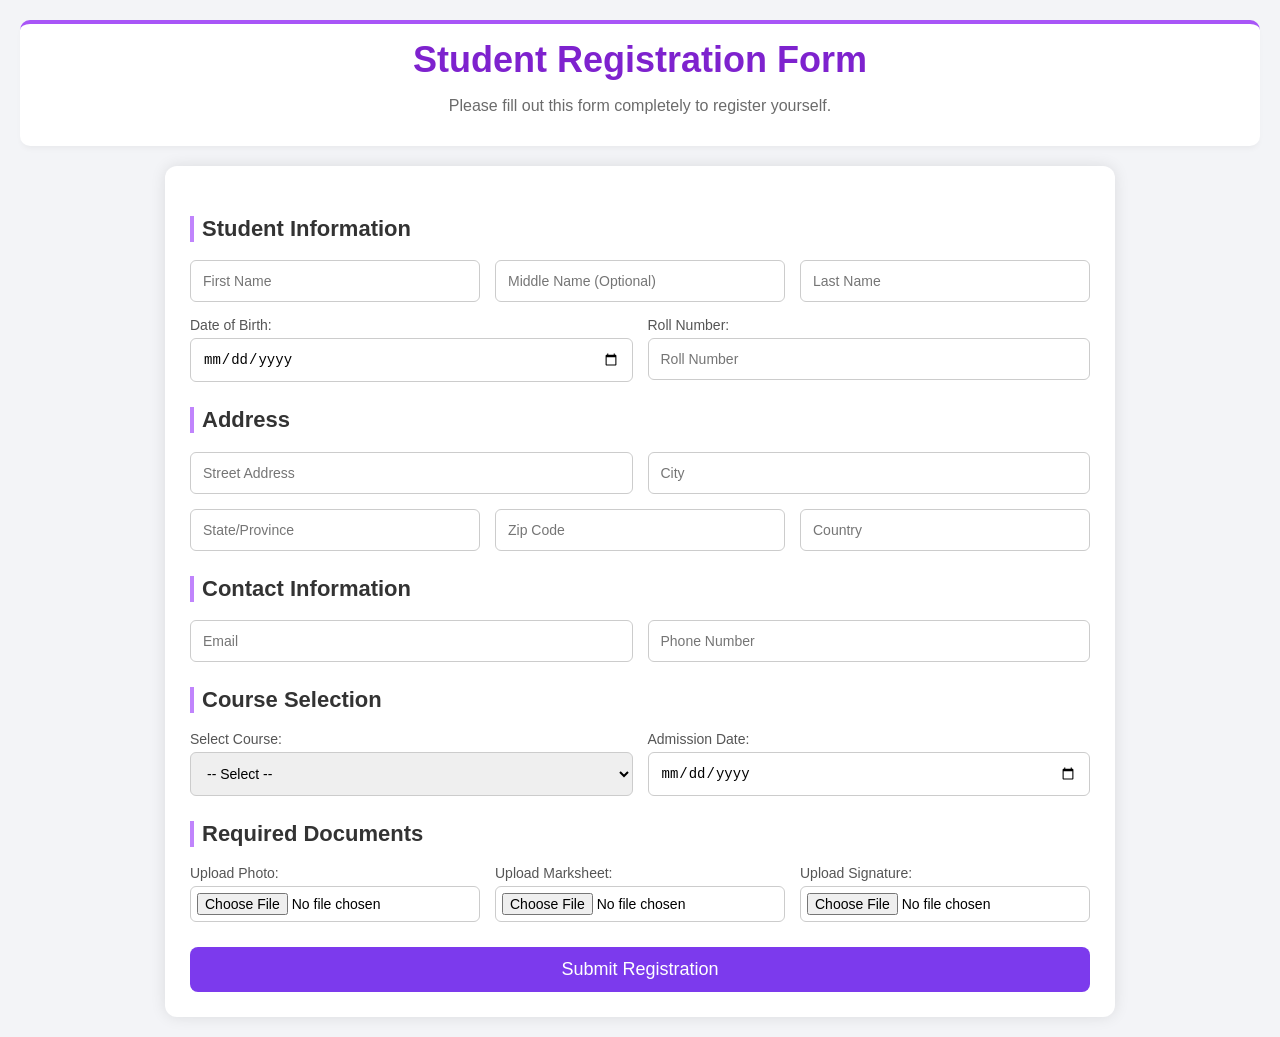
<file: muskan.html>
<!DOCTYPE html>
<html lang="en">
<head>
    <meta charset="UTF-8">
    <meta name="viewport" content="width=device-width, initial-scale=1.0">
    <title>Simple Student Registration Form</title>

    <style>
        body {
            background: #f3f4f7;
            margin: 0;
            padding: 20px;
            font-family: Arial, sans-serif;
        }

        .header {
            text-align: center;
            padding: 15px;
            background: white;
            border-top: 4px solid #a855f7;
            border-radius: 10px;
            box-shadow: 0 4px 6px -2px rgba(0,0,0,0.05);
            margin-bottom: 20px;
        }

        .header h1 {
           font-size: 36px;
            margin: 0;
            color: #7e22ce;
        }
        p{
            color:rgb(107, 107, 107);
        }

        .container {
            max-width: 900px;
            margin: auto;
            background: white;
            padding: 25px;
            border-radius: 12px;
            box-shadow: 0 0 15px rgba(0,0,0,0.1);
        }

        h2 {
            margin-top: 25px;
            border-left: 4px solid #c084fc;
            padding-left: 8px;
            color: #333;
            font-size: 22px;
        }

        .row {
            display: flex;
            gap: 15px;
            margin-top: 15px;
            flex-wrap: wrap;
        }

        .field {
            flex: 1;
            min-width: 250px;
            display: flex;
            flex-direction: column;
        }

        label {
            font-size: 14px;
            margin-bottom: 5px;
            color: #555;
        }

        input, select {
            padding: 12px;
            border: 1px solid #ccc;
            border-radius: 6px;
            font-size: 14px;
        }

        input[type="file"] {
            padding: 6px;
        }

        button {
            width: 100%;
            margin-top: 25px;
            padding: 12px;
            background: #7c3aed;
            border: none;
            font-size: 18px;
            color: white;
            border-radius: 8px;
            cursor: pointer;
        }

        button:hover {
            background: #6d28d9;
        }

        .message {
            margin-top: 25px;
            background: #d1fae5;
            padding: 12px;
            border-left: 5px solid #047857;
            color: #065f46;
            border-radius: 6px;
            display: none;
            text-align: center;
        }

        /* Mobile Responsive */
        @media (max-width: 480px) {
            h1 {
                font-size: 22px;
            }
            h2 {
                font-size: 18px;
            }
            input, select {
                font-size: 13px;
            }
        }
    </style>
</head>

<body>

    <div class="header">
        <h1>Student Registration Form</h1>
        <p>Please fill out this form completely to register yourself.</p>
    </div>

    <div class="container">
        <form id="regForm">

            <!-- Student Info -->
            <h2>Student Information</h2>

            <div class="row">
                <div class="field">
                    <input type="text" id="fname" name="fname" placeholder="First Name" required>
                </div>

                <div class="field">
                    <input type="text" id="mname" name="mname" placeholder="Middle Name (Optional)" required>
                </div>

                <div class="field">
                    <input type="text" id="lname" name="lname" placeholder="Last Name"  required>
                </div>
            </div>

            <div class="row">
                <div class="field">
                    <label>Date of Birth:</label>
                    <input type="date" id="dob" name="dob" value="" required>
                </div>

                <div class="field">
                    <label>Roll Number:</label>
                    <input type="text" id="roll" name="roll" placeholder="Roll Number" required>
                </div>
            </div>

            <!-- Address -->
            <h2>Address</h2>

            <div class="row">
                <div class="field">
                    <input type="text" id="street" name="street" placeholder="Street Address" required>
                </div>

                <div class="field">
                    <input type="text" id="city" name="city" placeholder="City" required>
                </div>
            </div>

            <div class="row">
                <div class="field">
                    <input type="text"id="state" name="state" placeholder="State/Province" required>
                </div>

                <div class="field">
                    <input type="text" id="zipcode" name="zipcode" placeholder="Zip Code" required>
                </div>

                <div class="field">
                    <input type="text" id="country" name="country" placeholder="Country" required>
                </div>
            </div>

            <!-- Contact -->
            <h2>Contact Information</h2>

            <div class="row">
                <div class="field">
                    <input type="email" id="email" name="email" placeholder="Email" required>
                </div>

                <div class="field">
                    <input type="tel" id="tel" name="tel" placeholder="Phone Number" required>
                </div>
            </div>

            <!-- Course -->
            <h2>Course Selection</h2>

            <div class="row">
                <div class="field">
                    <label>Select Course:</label>
                    <select required>
                        <option value="">-- Select --</option>
                        <option value="bca">BCA</option>
                        <option value="mca">MCA</option>
                        <option value="bba">BBA</option>
                    </select>
                </div>

                <div class="field">
                    <label>Admission Date:</label>
                    <input type="date" id="admissionDate" name="admissionDate" required>
                </div>
            </div>

            <!-- Files -->
            <h2>Required Documents</h2>

            <div class="row">
                <div class="field">
                    <label>Upload Photo:</label>
                    <input type="file" accept="image/*" required>
                </div>

                <div class="field">
                    <label>Upload Marksheet:</label>
                    <input type="file" accept=".pdf,.doc,.docx" required>
                </div>

                <div class="field">
                    <label>Upload Signature:</label>
                    <input type="file" accept="image/*,.pdf" required>
                </div>
            </div>

            <button type="submit">Submit Registration</button>

            <div class="message" id="successMsg">
                Registration submitted successfully!
            </div>

        </form>
    </div>

    <script>
        document.getElementById("regForm").addEventListener("submit", function (e) {
            e.preventDefault();
            document.getElementById("successMsg").style.display = "block";
            this.reset();

            setTimeout(() => {
                document.getElementById("successMsg").style.display = "none";
            }, 4000);
        });
    </script>

</body>
</html>
</file>
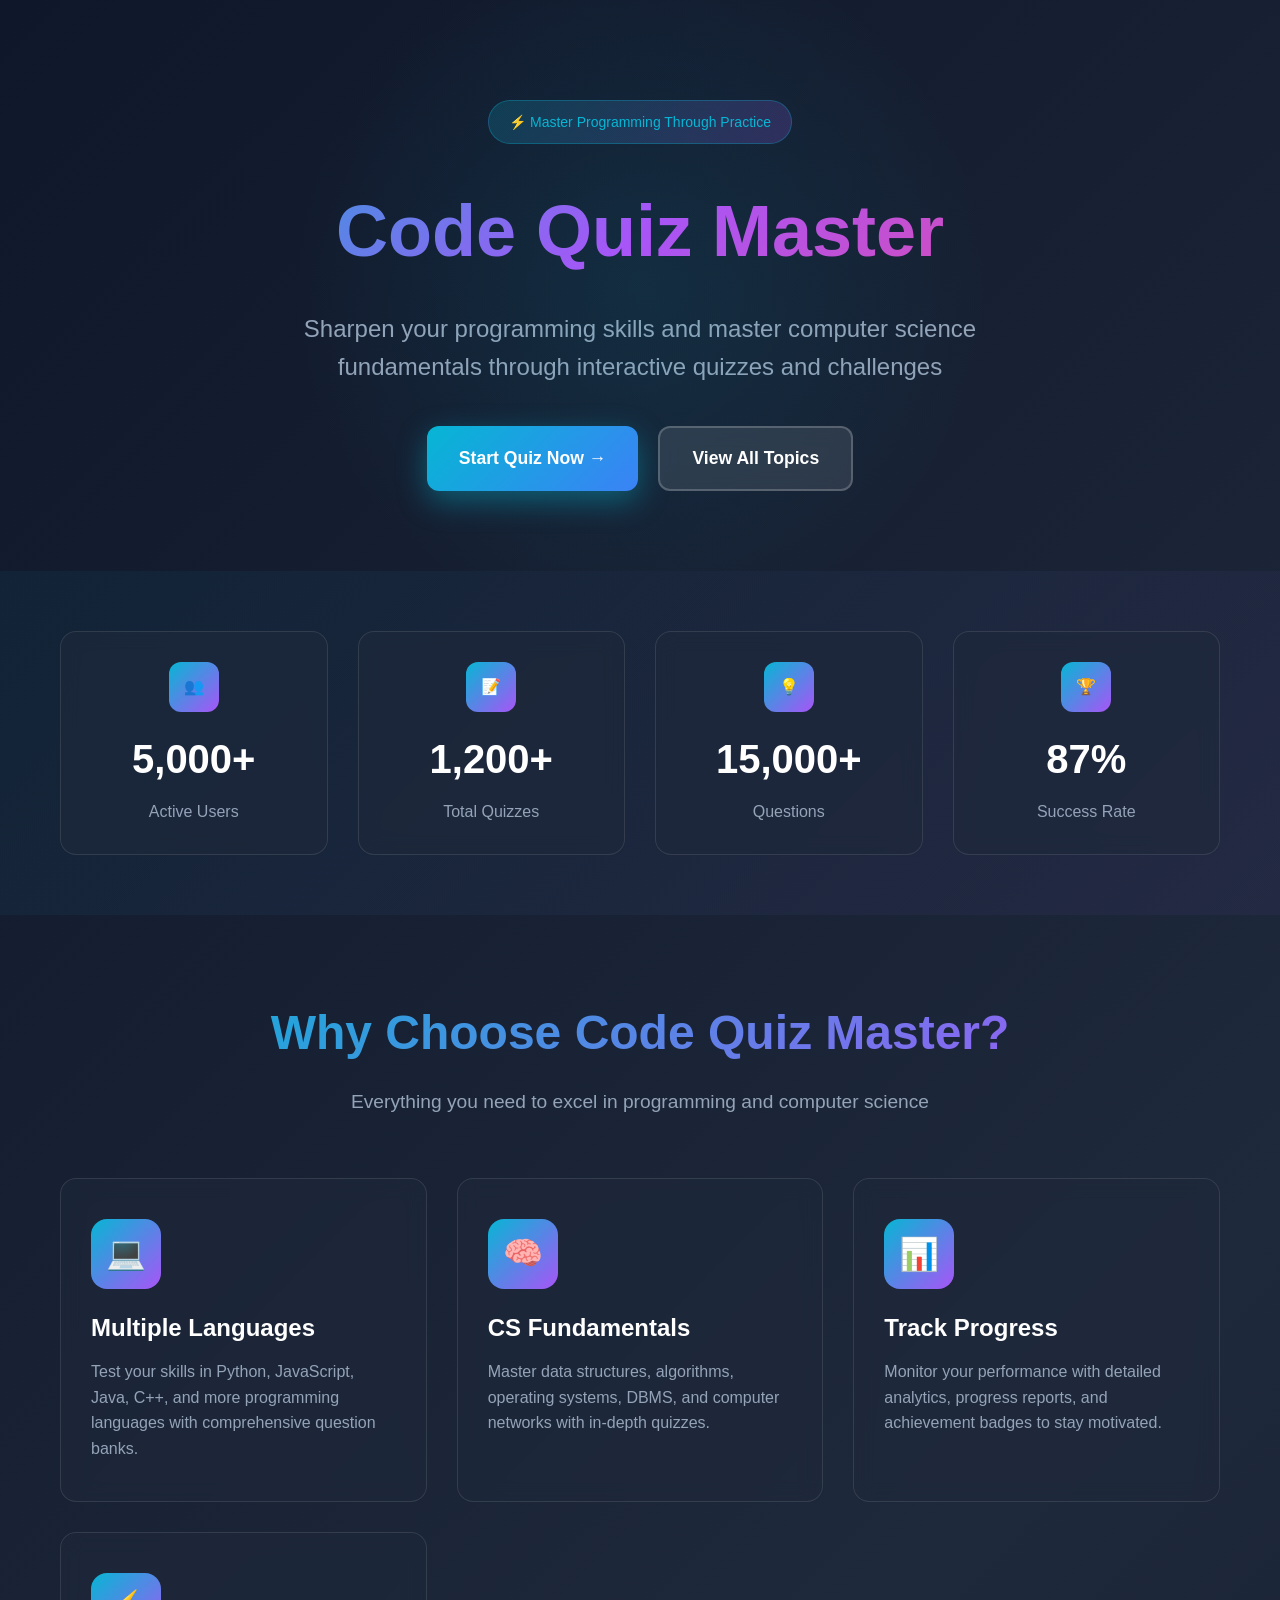
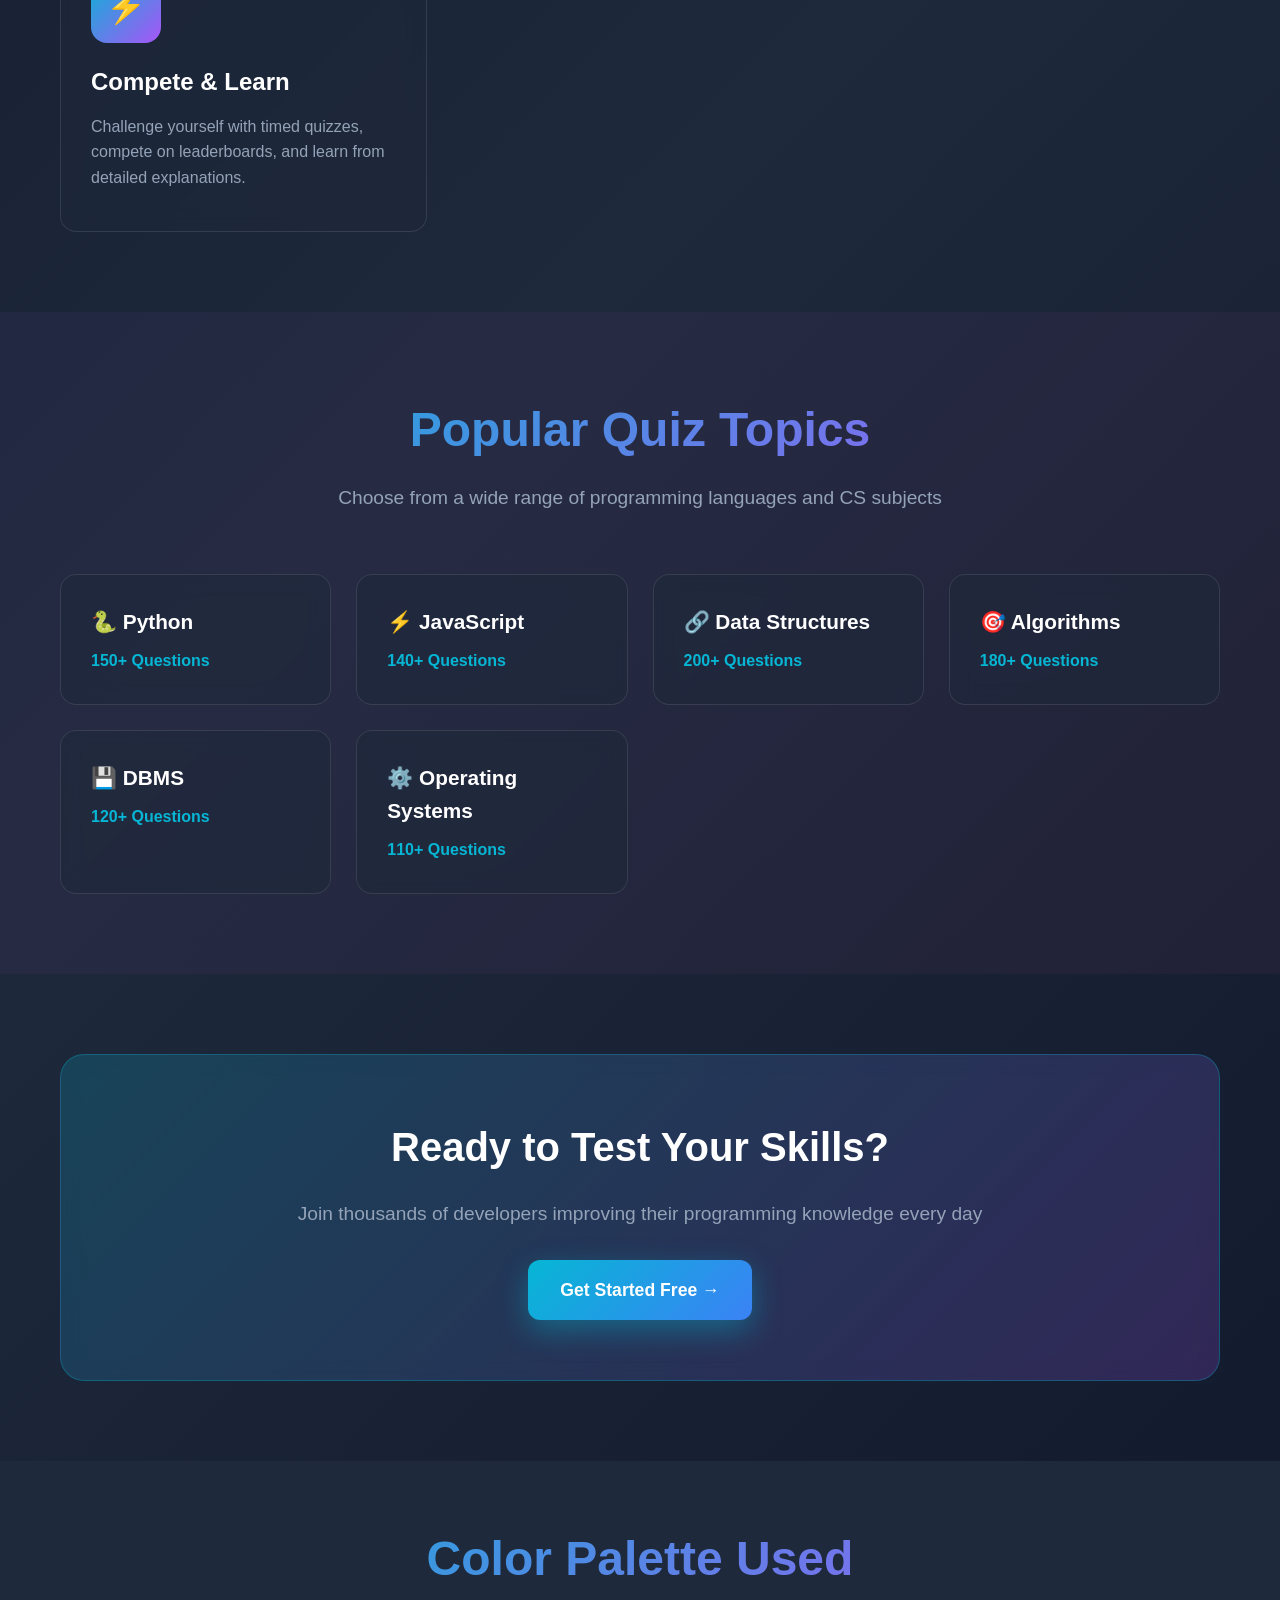
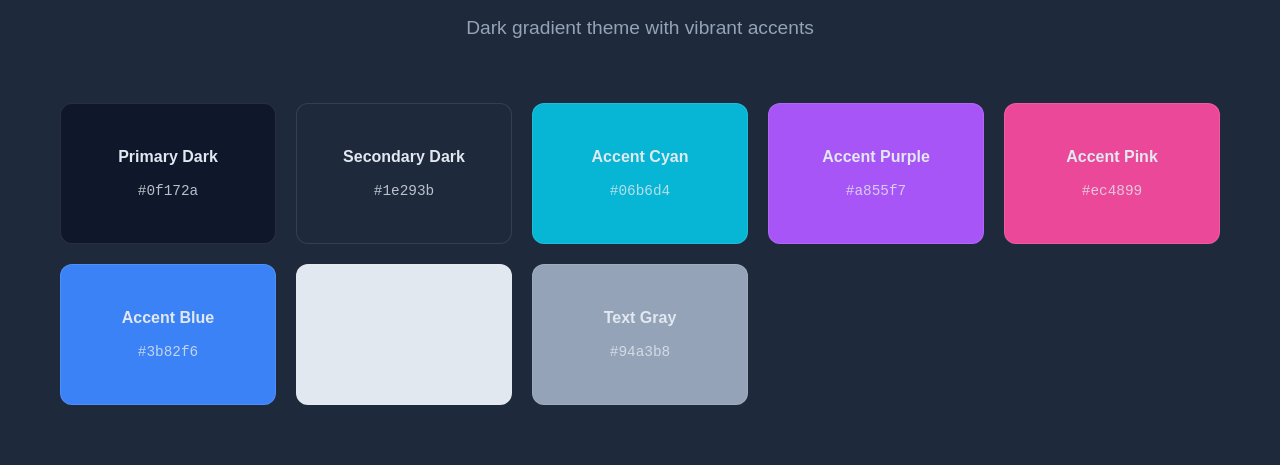
<file: test.html>
<!DOCTYPE html>
<html lang="en">
  <head>
    <meta charset="UTF-8" />
    <meta name="viewport" content="width=device-width, initial-scale=1.0" />
    <title>Code Quiz Master - Home</title>
    <style>
      * {
        margin: 0;
        padding: 0;
        box-sizing: border-box;
      }

      body {
        font-family: "Segoe UI", Tahoma, Geneva, Verdana, sans-serif;
        background: linear-gradient(
          135deg,
          #0f172a 0%,
          #1e293b 50%,
          #0f172a 100%
        );
        color: #e2e8f0;
        line-height: 1.6;
      }

      /* Color Palette Variables */
      :root {
        --primary-dark: #0f172a;
        --secondary-dark: #1e293b;
        --accent-cyan: #06b6d4;
        --accent-purple: #a855f7;
        --accent-pink: #ec4899;
        --accent-blue: #3b82f6;
        --text-light: #e2e8f0;
        --text-gray: #94a3b8;
        --card-bg: rgba(30, 41, 59, 0.6);
      }

      .container {
        max-width: 1200px;
        margin: 0 auto;
        padding: 0 20px;
      }

      /* Hero Section */
      .hero {
        padding: 100px 0 80px;
        text-align: center;
        position: relative;
        overflow: hidden;
      }

      .hero::before {
        content: "";
        position: absolute;
        top: 0;
        left: 0;
        right: 0;
        bottom: 0;
        background: radial-gradient(
          circle at 50% 50%,
          rgba(6, 182, 212, 0.1) 0%,
          transparent 50%
        );
        animation: pulse 4s ease-in-out infinite;
      }

      @keyframes pulse {
        0%,
        100% {
          opacity: 0.5;
        }
        50% {
          opacity: 1;
        }
      }

      .badge {
        display: inline-flex;
        align-items: center;
        gap: 8px;
        background: linear-gradient(
          135deg,
          rgba(6, 182, 212, 0.2),
          rgba(168, 85, 247, 0.2)
        );
        padding: 10px 20px;
        border-radius: 50px;
        border: 1px solid rgba(6, 182, 212, 0.3);
        margin-bottom: 30px;
        font-size: 14px;
        color: var(--accent-cyan);
      }

      .hero h1 {
        font-size: 4.5rem;
        font-weight: 800;
        margin-bottom: 20px;
        background: linear-gradient(
          135deg,
          var(--accent-cyan),
          var(--accent-purple),
          var(--accent-pink)
        );
        -webkit-background-clip: text;
        -webkit-text-fill-color: transparent;
        background-clip: text;
        position: relative;
      }

      .hero p {
        font-size: 1.5rem;
        color: var(--text-gray);
        margin-bottom: 40px;
        max-width: 800px;
        margin-left: auto;
        margin-right: auto;
      }

      .cta-buttons {
        display: flex;
        gap: 20px;
        justify-content: center;
        flex-wrap: wrap;
        position: relative;
        z-index: 1;
      }

      .btn {
        padding: 16px 32px;
        border-radius: 12px;
        font-size: 1.1rem;
        font-weight: 600;
        cursor: pointer;
        transition: all 0.3s ease;
        text-decoration: none;
        display: inline-flex;
        align-items: center;
        gap: 8px;
      }

      .btn-primary {
        background: linear-gradient(
          135deg,
          var(--accent-cyan),
          var(--accent-blue)
        );
        color: white;
        border: none;
        box-shadow: 0 10px 30px rgba(6, 182, 212, 0.4);
      }

      .btn-primary:hover {
        transform: translateY(-2px);
        box-shadow: 0 15px 40px rgba(6, 182, 212, 0.6);
      }

      .btn-secondary {
        background: rgba(255, 255, 255, 0.1);
        color: white;
        border: 2px solid rgba(255, 255, 255, 0.2);
        backdrop-filter: blur(10px);
      }

      .btn-secondary:hover {
        background: rgba(255, 255, 255, 0.2);
        border-color: rgba(255, 255, 255, 0.4);
      }

      /* Stats Section */
      .stats {
        padding: 60px 0;
        background: linear-gradient(
          135deg,
          rgba(6, 182, 212, 0.05),
          rgba(168, 85, 247, 0.05)
        );
      }

      .stats-grid {
        display: grid;
        grid-template-columns: repeat(auto-fit, minmax(250px, 1fr));
        gap: 30px;
      }

      .stat-card {
        background: var(--card-bg);
        padding: 30px;
        border-radius: 16px;
        text-align: center;
        border: 1px solid rgba(255, 255, 255, 0.1);
        backdrop-filter: blur(10px);
        transition: all 0.3s ease;
      }

      .stat-card:hover {
        transform: translateY(-5px);
        border-color: var(--accent-cyan);
        box-shadow: 0 10px 30px rgba(6, 182, 212, 0.3);
      }

      .stat-icon {
        width: 50px;
        height: 50px;
        margin: 0 auto 15px;
        background: linear-gradient(
          135deg,
          var(--accent-cyan),
          var(--accent-purple)
        );
        border-radius: 12px;
        display: flex;
        align-items: center;
        justify-content: center;
      }

      .stat-value {
        font-size: 2.5rem;
        font-weight: 800;
        color: white;
        margin-bottom: 8px;
      }

      .stat-label {
        color: var(--text-gray);
        font-size: 1rem;
      }

      /* Features Section */
      .features {
        padding: 80px 0;
      }

      .section-header {
        text-align: center;
        margin-bottom: 60px;
      }

      .section-header h2 {
        font-size: 3rem;
        font-weight: 800;
        margin-bottom: 15px;
        background: linear-gradient(
          135deg,
          var(--accent-cyan),
          var(--accent-purple)
        );
        -webkit-background-clip: text;
        -webkit-text-fill-color: transparent;
        background-clip: text;
      }

      .section-header p {
        font-size: 1.2rem;
        color: var(--text-gray);
      }

      .features-grid {
        display: grid;
        grid-template-columns: repeat(auto-fit, minmax(280px, 1fr));
        gap: 30px;
      }

      .feature-card {
        background: var(--card-bg);
        padding: 40px 30px;
        border-radius: 16px;
        border: 1px solid rgba(255, 255, 255, 0.1);
        backdrop-filter: blur(10px);
        transition: all 0.3s ease;
        cursor: pointer;
      }

      .feature-card:hover {
        transform: translateY(-8px);
        border-color: var(--accent-cyan);
        box-shadow: 0 15px 40px rgba(6, 182, 212, 0.3);
      }

      .feature-icon {
        width: 70px;
        height: 70px;
        background: linear-gradient(
          135deg,
          var(--accent-cyan),
          var(--accent-purple)
        );
        border-radius: 16px;
        display: flex;
        align-items: center;
        justify-content: center;
        margin-bottom: 20px;
        font-size: 2rem;
      }

      .feature-card h3 {
        font-size: 1.5rem;
        margin-bottom: 12px;
        color: white;
      }

      .feature-card p {
        color: var(--text-gray);
        line-height: 1.6;
      }

      /* Topics Section */
      .topics {
        padding: 80px 0;
        background: linear-gradient(
          135deg,
          rgba(168, 85, 247, 0.05),
          rgba(236, 72, 153, 0.05)
        );
      }

      .topics-grid {
        display: grid;
        grid-template-columns: repeat(auto-fit, minmax(250px, 1fr));
        gap: 25px;
      }

      .topic-card {
        background: var(--card-bg);
        padding: 30px;
        border-radius: 16px;
        border: 1px solid rgba(255, 255, 255, 0.1);
        backdrop-filter: blur(10px);
        transition: all 0.3s ease;
        cursor: pointer;
        position: relative;
        overflow: hidden;
      }

      .topic-card::before {
        content: "";
        position: absolute;
        top: 0;
        left: 0;
        width: 100%;
        height: 4px;
        background: linear-gradient(
          135deg,
          var(--accent-cyan),
          var(--accent-purple)
        );
        transform: scaleX(0);
        transition: transform 0.3s ease;
      }

      .topic-card:hover::before {
        transform: scaleX(1);
      }

      .topic-card:hover {
        transform: translateY(-5px);
        border-color: var(--accent-purple);
        box-shadow: 0 10px 30px rgba(168, 85, 247, 0.3);
      }

      .topic-card h3 {
        font-size: 1.3rem;
        margin-bottom: 10px;
        color: white;
      }

      .topic-questions {
        color: var(--accent-cyan);
        font-weight: 600;
      }

      /* CTA Section */
      .cta-section {
        padding: 80px 0;
        text-align: center;
      }

      .cta-box {
        background: linear-gradient(
          135deg,
          rgba(6, 182, 212, 0.2),
          rgba(168, 85, 247, 0.2)
        );
        padding: 60px 40px;
        border-radius: 24px;
        border: 1px solid rgba(6, 182, 212, 0.3);
        backdrop-filter: blur(10px);
      }

      .cta-box h2 {
        font-size: 2.5rem;
        margin-bottom: 20px;
        color: white;
      }

      .cta-box p {
        font-size: 1.2rem;
        color: var(--text-gray);
        margin-bottom: 30px;
      }

      /* Color Palette Display */
      .color-palette {
        padding: 60px 0;
        background: var(--secondary-dark);
      }

      .palette-grid {
        display: grid;
        grid-template-columns: repeat(auto-fit, minmax(200px, 1fr));
        gap: 20px;
        margin-top: 30px;
      }

      .color-box {
        padding: 40px 20px;
        border-radius: 12px;
        text-align: center;
        border: 1px solid rgba(255, 255, 255, 0.1);
      }

      .color-code {
        font-family: "Courier New", monospace;
        font-size: 0.9rem;
        margin-top: 10px;
        opacity: 0.8;
      }

      @media (max-width: 768px) {
        .hero h1 {
          font-size: 2.5rem;
        }

        .hero p {
          font-size: 1.1rem;
        }

        .cta-buttons {
          flex-direction: column;
          align-items: stretch;
        }

        .section-header h2 {
          font-size: 2rem;
        }
      }
    </style>
  </head>
  <body>
    <!-- Hero Section -->
    <section class="hero">
      <div class="container">
        <div class="badge">⚡ Master Programming Through Practice</div>
        <h1>Code Quiz Master</h1>
        <p>
          Sharpen your programming skills and master computer science
          fundamentals through interactive quizzes and challenges
        </p>
        <div class="cta-buttons">
          <a href="#" class="btn btn-primary"> Start Quiz Now → </a>
          <a href="#" class="btn btn-secondary"> View All Topics </a>
        </div>
      </div>
    </section>

    <!-- Stats Section -->
    <section class="stats">
      <div class="container">
        <div class="stats-grid">
          <div class="stat-card">
            <div class="stat-icon">👥</div>
            <div class="stat-value">5,000+</div>
            <div class="stat-label">Active Users</div>
          </div>
          <div class="stat-card">
            <div class="stat-icon">📝</div>
            <div class="stat-value">1,200+</div>
            <div class="stat-label">Total Quizzes</div>
          </div>
          <div class="stat-card">
            <div class="stat-icon">💡</div>
            <div class="stat-value">15,000+</div>
            <div class="stat-label">Questions</div>
          </div>
          <div class="stat-card">
            <div class="stat-icon">🏆</div>
            <div class="stat-value">87%</div>
            <div class="stat-label">Success Rate</div>
          </div>
        </div>
      </div>
    </section>

    <!-- Features Section -->
    <section class="features">
      <div class="container">
        <div class="section-header">
          <h2>Why Choose Code Quiz Master?</h2>
          <p>
            Everything you need to excel in programming and computer science
          </p>
        </div>
        <div class="features-grid">
          <div class="feature-card">
            <div class="feature-icon">💻</div>
            <h3>Multiple Languages</h3>
            <p>
              Test your skills in Python, JavaScript, Java, C++, and more
              programming languages with comprehensive question banks.
            </p>
          </div>
          <div class="feature-card">
            <div class="feature-icon">🧠</div>
            <h3>CS Fundamentals</h3>
            <p>
              Master data structures, algorithms, operating systems, DBMS, and
              computer networks with in-depth quizzes.
            </p>
          </div>
          <div class="feature-card">
            <div class="feature-icon">📊</div>
            <h3>Track Progress</h3>
            <p>
              Monitor your performance with detailed analytics, progress
              reports, and achievement badges to stay motivated.
            </p>
          </div>
          <div class="feature-card">
            <div class="feature-icon">⚡</div>
            <h3>Compete & Learn</h3>
            <p>
              Challenge yourself with timed quizzes, compete on leaderboards,
              and learn from detailed explanations.
            </p>
          </div>
        </div>
      </div>
    </section>

    <!-- Topics Section -->
    <section class="topics">
      <div class="container">
        <div class="section-header">
          <h2>Popular Quiz Topics</h2>
          <p>
            Choose from a wide range of programming languages and CS subjects
          </p>
        </div>
        <div class="topics-grid">
          <div class="topic-card">
            <h3>🐍 Python</h3>
            <p class="topic-questions">150+ Questions</p>
          </div>
          <div class="topic-card">
            <h3>⚡ JavaScript</h3>
            <p class="topic-questions">140+ Questions</p>
          </div>
          <div class="topic-card">
            <h3>🔗 Data Structures</h3>
            <p class="topic-questions">200+ Questions</p>
          </div>
          <div class="topic-card">
            <h3>🎯 Algorithms</h3>
            <p class="topic-questions">180+ Questions</p>
          </div>
          <div class="topic-card">
            <h3>💾 DBMS</h3>
            <p class="topic-questions">120+ Questions</p>
          </div>
          <div class="topic-card">
            <h3>⚙️ Operating Systems</h3>
            <p class="topic-questions">110+ Questions</p>
          </div>
        </div>
      </div>
    </section>

    <!-- CTA Section -->
    <section class="cta-section">
      <div class="container">
        <div class="cta-box">
          <h2>Ready to Test Your Skills?</h2>
          <p>
            Join thousands of developers improving their programming knowledge
            every day
          </p>
          <a href="#" class="btn btn-primary">Get Started Free →</a>
        </div>
      </div>
    </section>

    <!-- Color Palette Section -->
    <section class="color-palette">
      <div class="container">
        <div class="section-header">
          <h2>Color Palette Used</h2>
          <p>Dark gradient theme with vibrant accents</p>
        </div>
        <div class="palette-grid">
          <div class="color-box" style="background: #0f172a">
            <strong>Primary Dark</strong>
            <div class="color-code">#0f172a</div>
          </div>
          <div class="color-box" style="background: #1e293b">
            <strong>Secondary Dark</strong>
            <div class="color-code">#1e293b</div>
          </div>
          <div class="color-box" style="background: #06b6d4">
            <strong>Accent Cyan</strong>
            <div class="color-code">#06b6d4</div>
          </div>
          <div class="color-box" style="background: #a855f7">
            <strong>Accent Purple</strong>
            <div class="color-code">#a855f7</div>
          </div>
          <div class="color-box" style="background: #ec4899">
            <strong>Accent Pink</strong>
            <div class="color-code">#ec4899</div>
          </div>
          <div class="color-box" style="background: #3b82f6">
            <strong>Accent Blue</strong>
            <div class="color-code">#3b82f6</div>
          </div>
          <div class="color-box" style="background: #e2e8f0">
            <strong>Text Light</strong>
            <div class="color-code">#e2e8f0</div>
          </div>
          <div class="color-box" style="background: #94a3b8">
            <strong>Text Gray</strong>
            <div class="color-code">#94a3b8</div>
          </div>
        </div>
      </div>
    </section>
  </body>
</html>
</file>
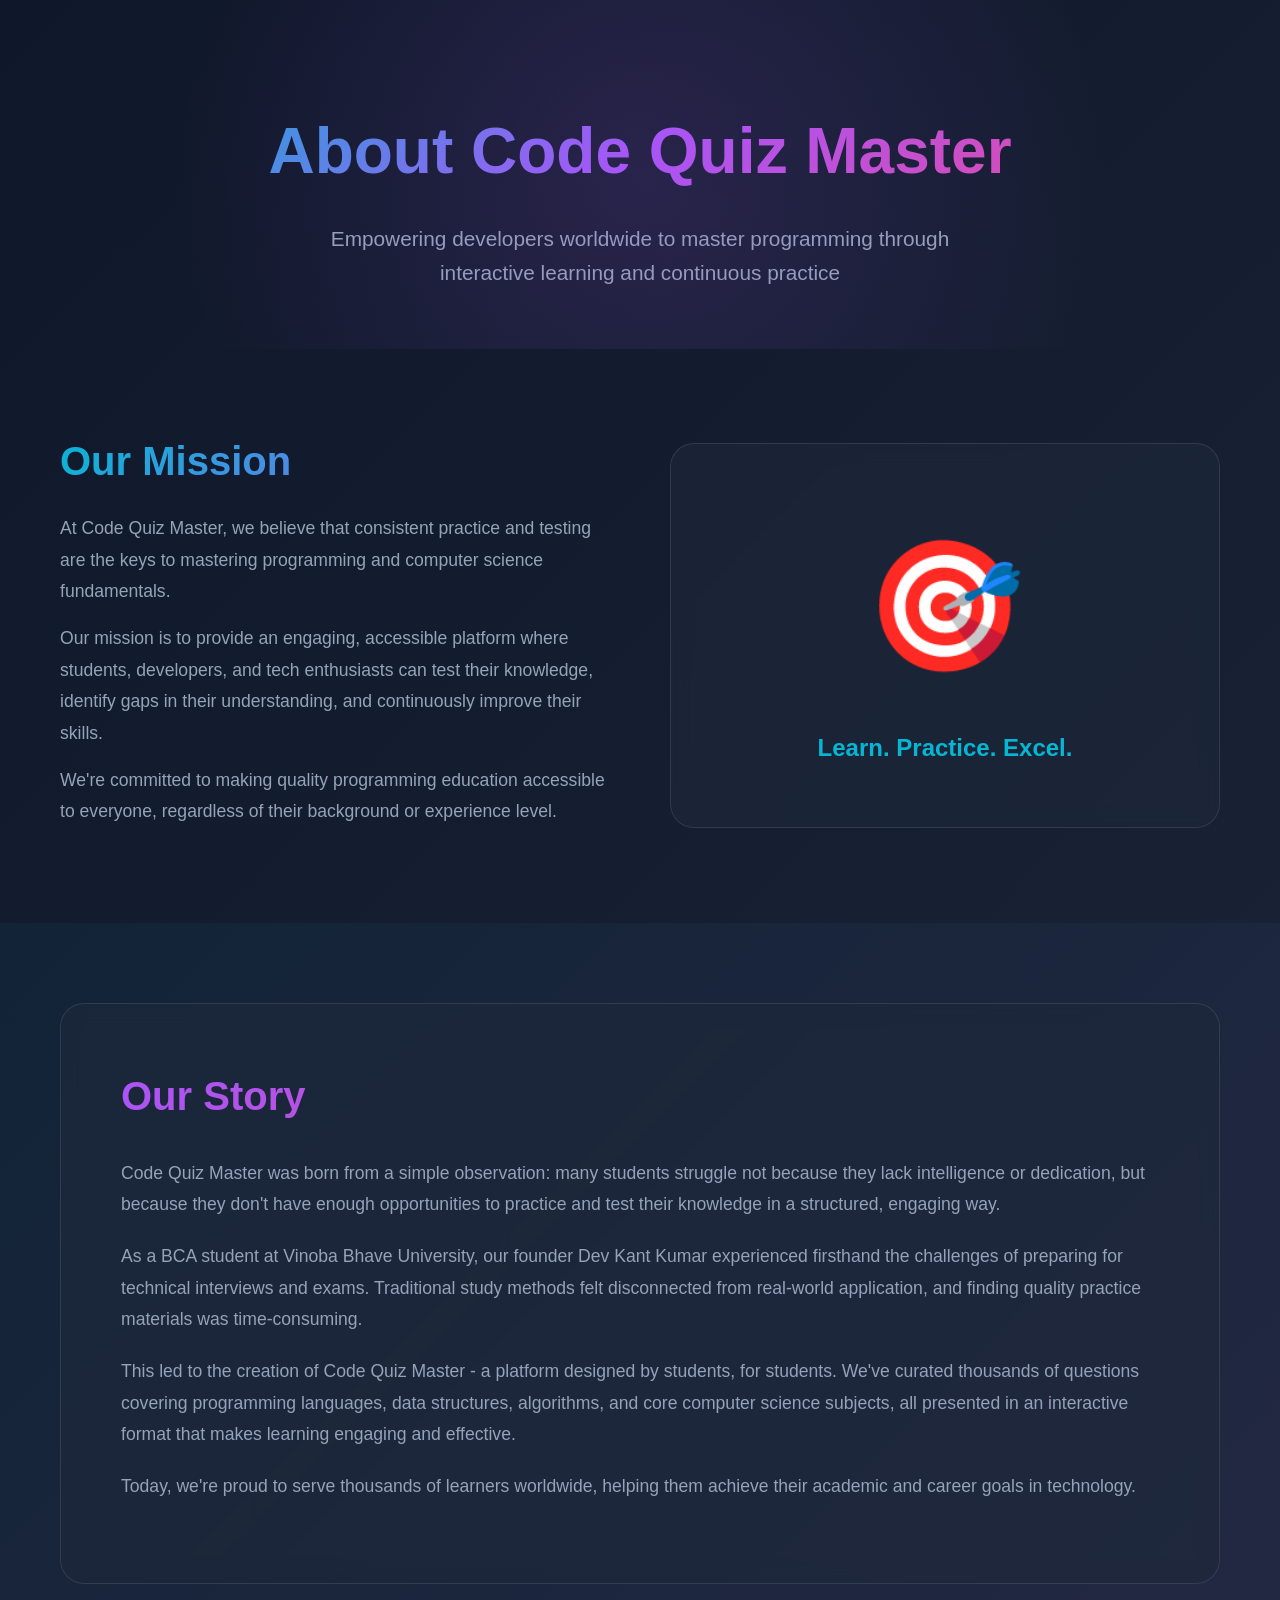
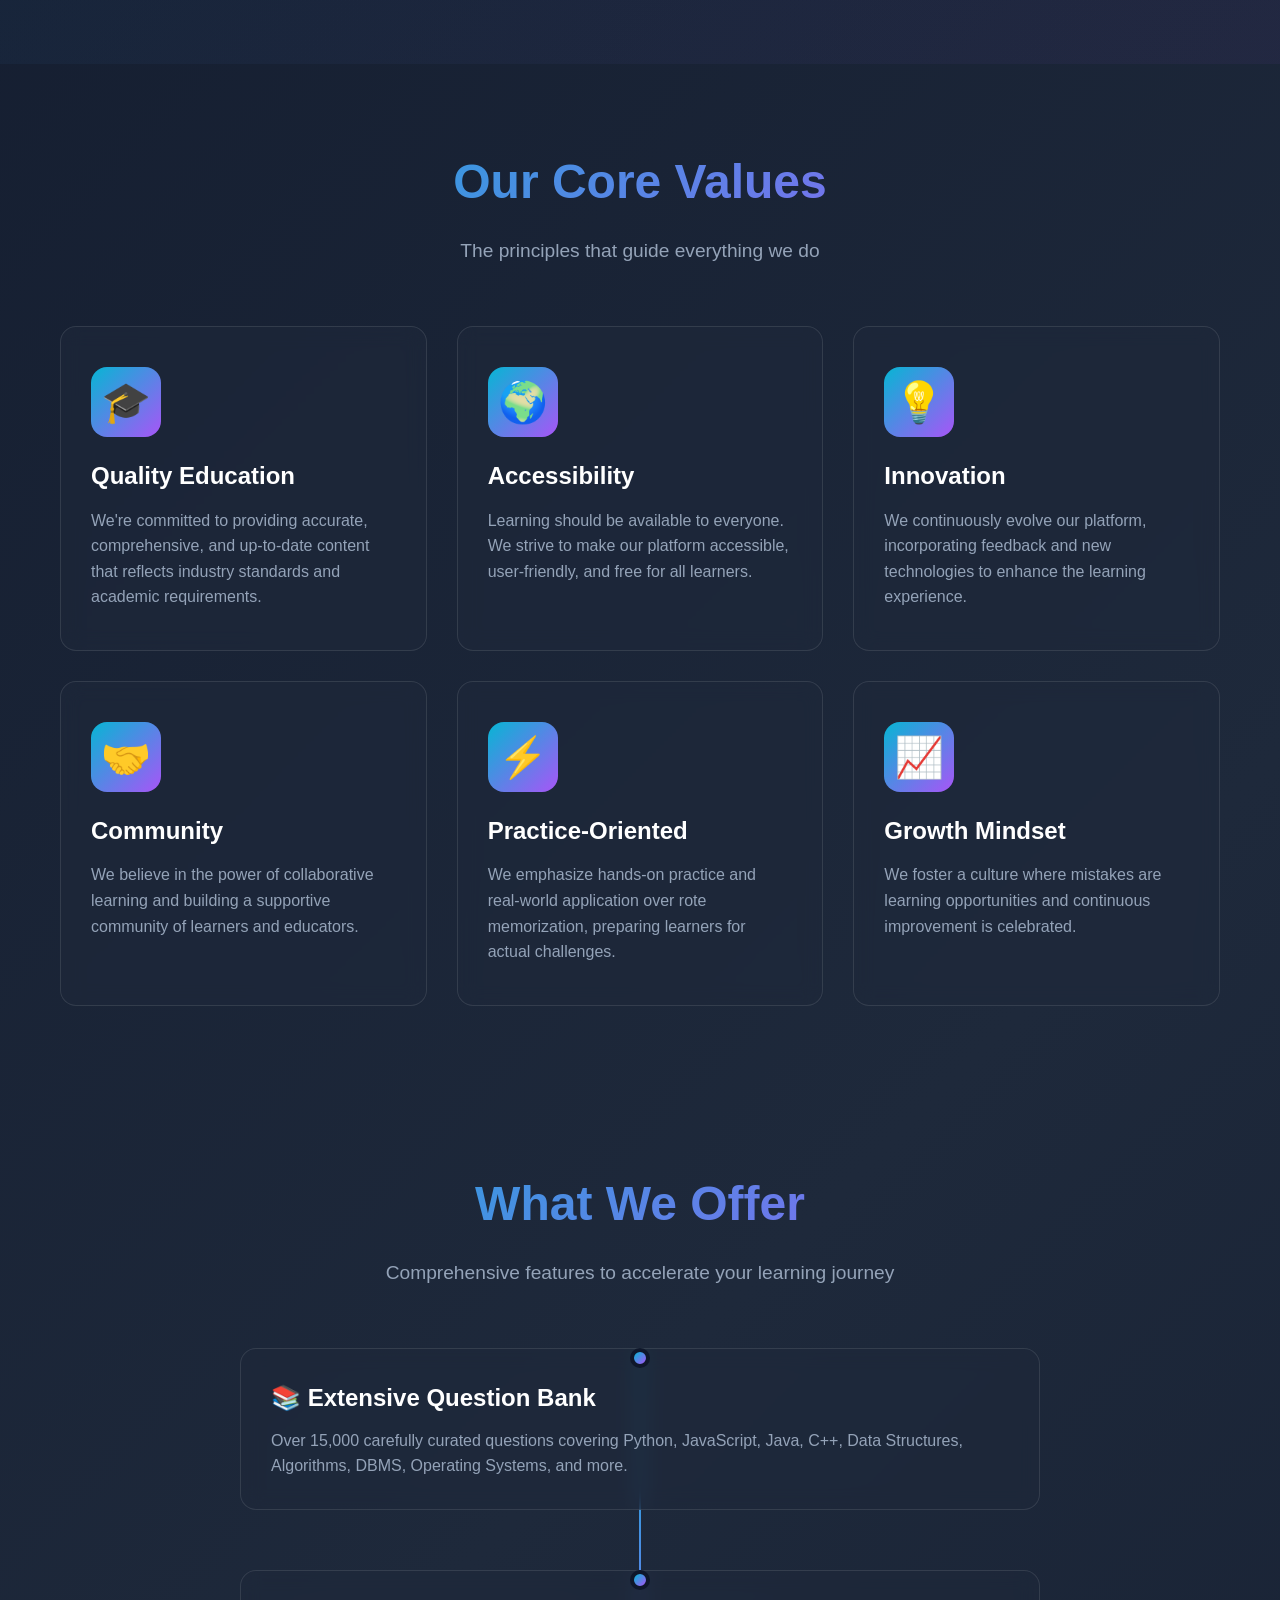
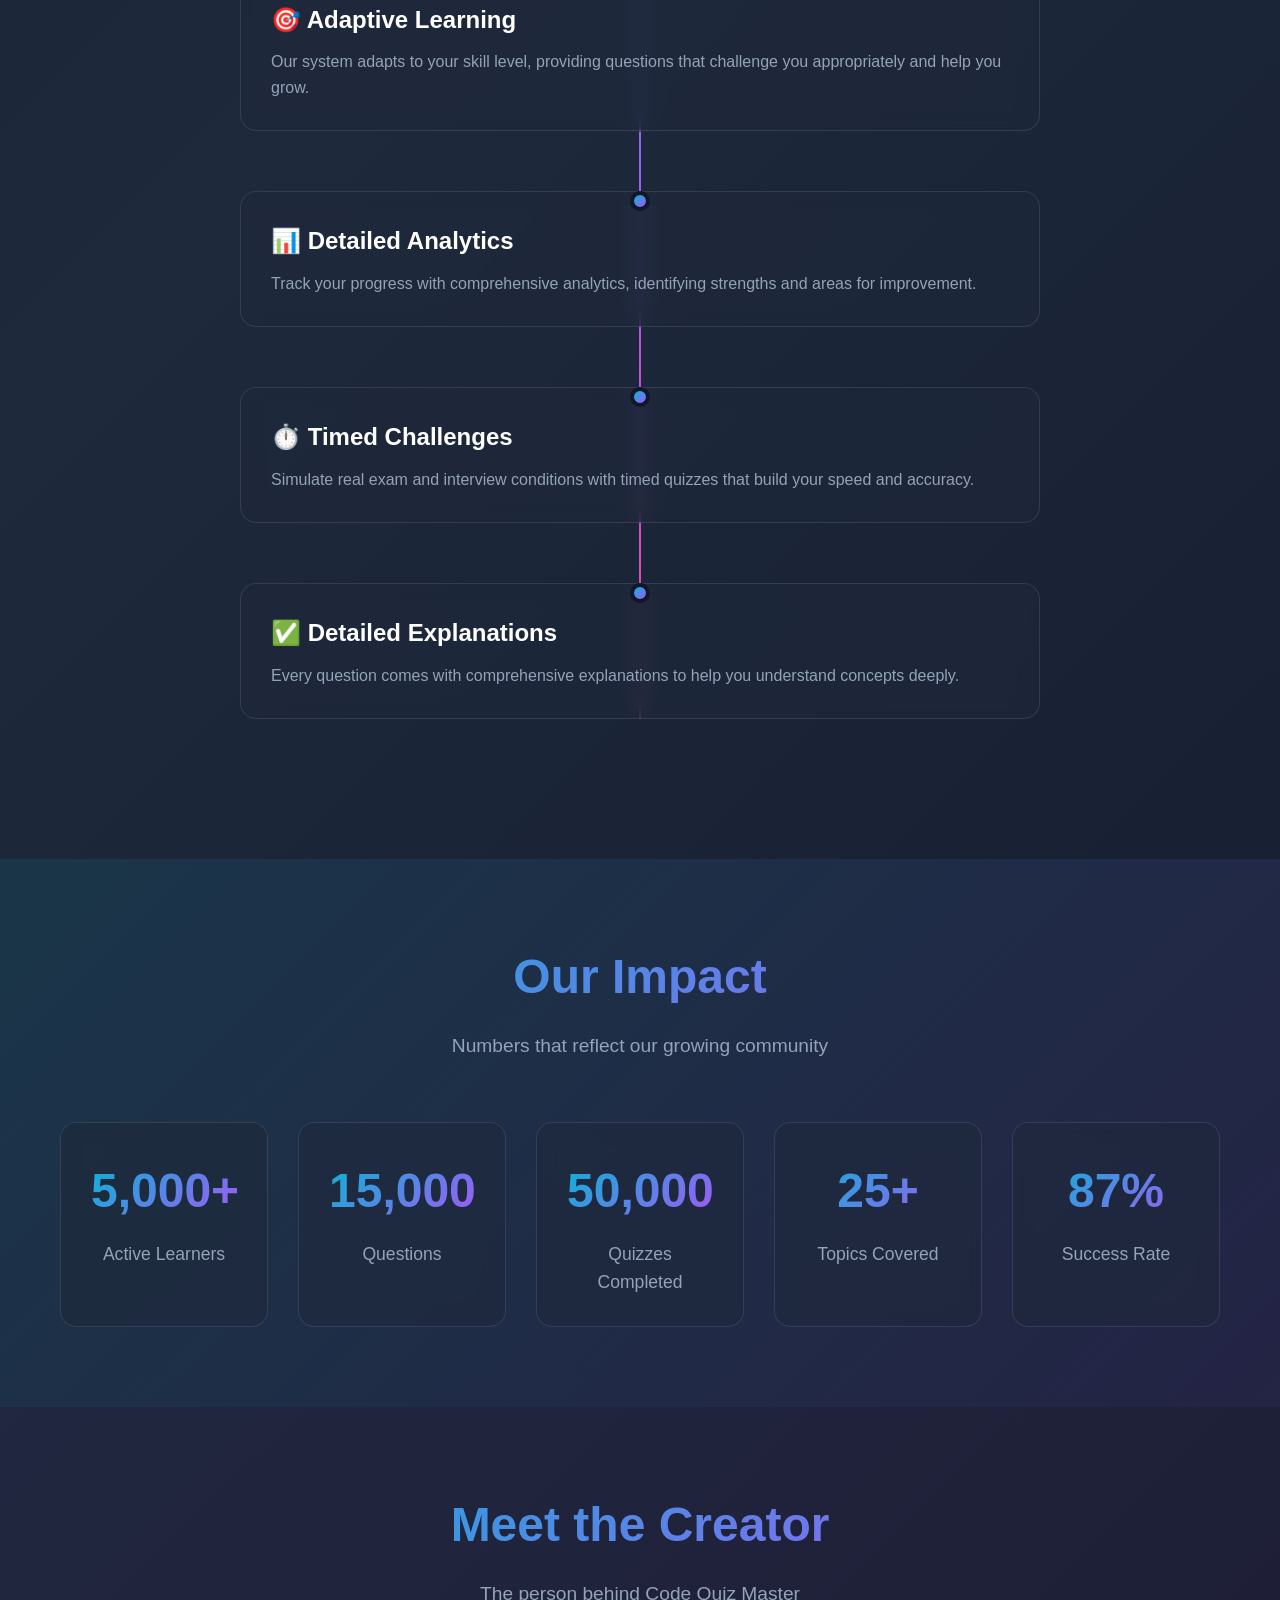
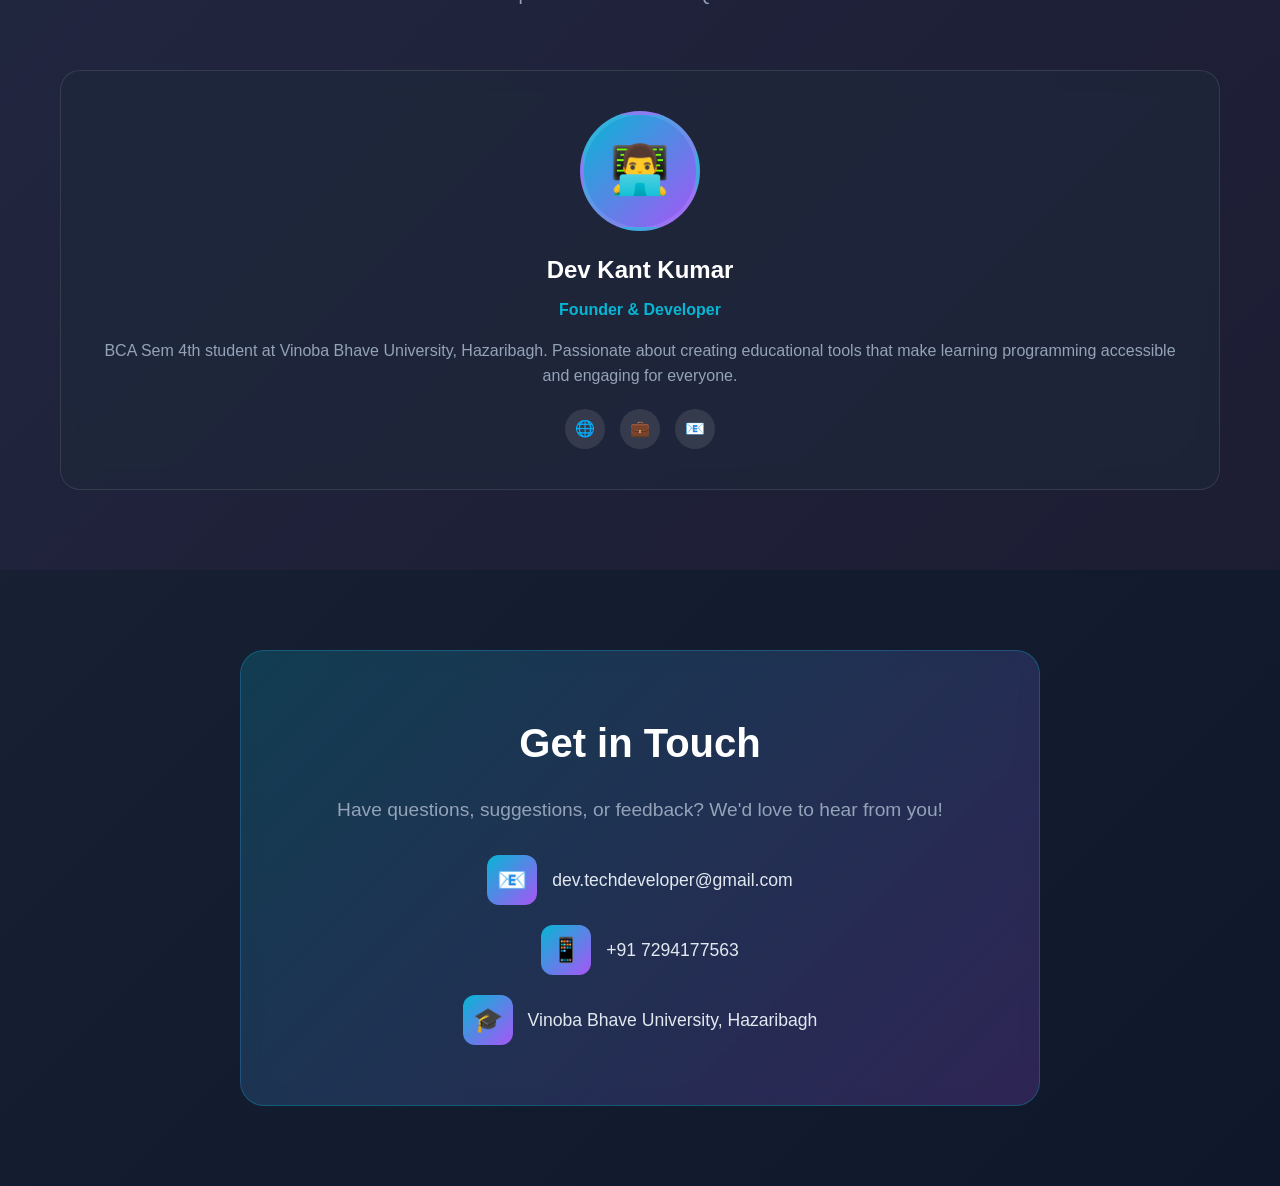
<file: test1.html>
<!DOCTYPE html>
<html lang="en">
<head>
    <meta charset="UTF-8">
    <meta name="viewport" content="width=device-width, initial-scale=1.0">
    <title>About - Code Quiz Master</title>
    <style>
        * {
            margin: 0;
            padding: 0;
            box-sizing: border-box;
        }

        body {
            font-family: 'Segoe UI', Tahoma, Geneva, Verdana, sans-serif;
            background: linear-gradient(135deg, #0f172a 0%, #1e293b 50%, #0f172a 100%);
            color: #e2e8f0;
            line-height: 1.6;
        }

        :root {
            --primary-dark: #0f172a;
            --secondary-dark: #1e293b;
            --accent-cyan: #06b6d4;
            --accent-purple: #a855f7;
            --accent-pink: #ec4899;
            --accent-blue: #3b82f6;
            --text-light: #e2e8f0;
            --text-gray: #94a3b8;
            --card-bg: rgba(30, 41, 59, 0.6);
        }

        .container {
            max-width: 1200px;
            margin: 0 auto;
            padding: 0 20px;
        }

        /* Hero Section */
        .about-hero {
            padding: 100px 0 60px;
            text-align: center;
            position: relative;
            overflow: hidden;
        }

        .about-hero::before {
            content: '';
            position: absolute;
            top: 0;
            left: 0;
            right: 0;
            bottom: 0;
            background: radial-gradient(circle at 50% 50%, rgba(168, 85, 247, 0.15) 0%, transparent 70%);
            animation: pulse 4s ease-in-out infinite;
        }

        @keyframes pulse {
            0%, 100% { opacity: 0.5; }
            50% { opacity: 1; }
        }

        .about-hero h1 {
            font-size: 4rem;
            font-weight: 800;
            margin-bottom: 20px;
            background: linear-gradient(135deg, var(--accent-cyan), var(--accent-purple), var(--accent-pink));
            -webkit-background-clip: text;
            -webkit-text-fill-color: transparent;
            background-clip: text;
            position: relative;
        }

        .about-hero p {
            font-size: 1.3rem;
            color: var(--text-gray);
            max-width: 700px;
            margin: 0 auto;
        }

        /* Mission Section */
        .mission-section {
            padding: 80px 0;
        }

        .mission-content {
            display: grid;
            grid-template-columns: 1fr 1fr;
            gap: 60px;
            align-items: center;
        }

        .mission-text h2 {
            font-size: 2.5rem;
            margin-bottom: 20px;
            background: linear-gradient(135deg, var(--accent-cyan), var(--accent-purple));
            -webkit-background-clip: text;
            -webkit-text-fill-color: transparent;
            background-clip: text;
        }

        .mission-text p {
            font-size: 1.1rem;
            color: var(--text-gray);
            margin-bottom: 15px;
            line-height: 1.8;
        }

        .mission-image {
            background: var(--card-bg);
            padding: 60px;
            border-radius: 24px;
            border: 1px solid rgba(255, 255, 255, 0.1);
            backdrop-filter: blur(10px);
            text-align: center;
        }

        .mission-icon {
            font-size: 8rem;
            margin-bottom: 20px;
        }

        /* Story Section */
        .story-section {
            padding: 80px 0;
            background: linear-gradient(135deg, rgba(6, 182, 212, 0.05), rgba(168, 85, 247, 0.05));
        }

        .story-content {
            background: var(--card-bg);
            padding: 60px;
            border-radius: 24px;
            border: 1px solid rgba(255, 255, 255, 0.1);
            backdrop-filter: blur(10px);
        }

        .story-content h2 {
            font-size: 2.5rem;
            margin-bottom: 30px;
            background: linear-gradient(135deg, var(--accent-purple), var(--accent-pink));
            -webkit-background-clip: text;
            -webkit-text-fill-color: transparent;
            background-clip: text;
        }

        .story-content p {
            font-size: 1.1rem;
            color: var(--text-gray);
            margin-bottom: 20px;
            line-height: 1.8;
        }

        /* Values Section */
        .values-section {
            padding: 80px 0;
        }

        .section-header {
            text-align: center;
            margin-bottom: 60px;
        }

        .section-header h2 {
            font-size: 3rem;
            font-weight: 800;
            margin-bottom: 15px;
            background: linear-gradient(135deg, var(--accent-cyan), var(--accent-purple));
            -webkit-background-clip: text;
            -webkit-text-fill-color: transparent;
            background-clip: text;
        }

        .section-header p {
            font-size: 1.2rem;
            color: var(--text-gray);
        }

        .values-grid {
            display: grid;
            grid-template-columns: repeat(auto-fit, minmax(280px, 1fr));
            gap: 30px;
        }

        .value-card {
            background: var(--card-bg);
            padding: 40px 30px;
            border-radius: 16px;
            border: 1px solid rgba(255, 255, 255, 0.1);
            backdrop-filter: blur(10px);
            transition: all 0.3s ease;
        }

        .value-card:hover {
            transform: translateY(-8px);
            border-color: var(--accent-cyan);
            box-shadow: 0 15px 40px rgba(6, 182, 212, 0.3);
        }

        .value-icon {
            width: 70px;
            height: 70px;
            background: linear-gradient(135deg, var(--accent-cyan), var(--accent-purple));
            border-radius: 16px;
            display: flex;
            align-items: center;
            justify-content: center;
            margin-bottom: 20px;
            font-size: 2.5rem;
        }

        .value-card h3 {
            font-size: 1.5rem;
            margin-bottom: 12px;
            color: white;
        }

        .value-card p {
            color: var(--text-gray);
            line-height: 1.6;
        }

        /* Team Section */
        .team-section {
            padding: 80px 0;
            background: linear-gradient(135deg, rgba(168, 85, 247, 0.05), rgba(236, 72, 153, 0.05));
        }

        .team-grid {
            display: grid;
            grid-template-columns: repeat(auto-fit, minmax(300px, 1fr));
            gap: 40px;
            margin-top: 40px;
        }

        .team-card {
            background: var(--card-bg);
            padding: 40px;
            border-radius: 20px;
            border: 1px solid rgba(255, 255, 255, 0.1);
            backdrop-filter: blur(10px);
            text-align: center;
            transition: all 0.3s ease;
        }

        .team-card:hover {
            transform: translateY(-8px);
            border-color: var(--accent-purple);
            box-shadow: 0 15px 40px rgba(168, 85, 247, 0.3);
        }

        .team-avatar {
            width: 120px;
            height: 120px;
            background: linear-gradient(135deg, var(--accent-cyan), var(--accent-purple));
            border-radius: 50%;
            margin: 0 auto 20px;
            display: flex;
            align-items: center;
            justify-content: center;
            font-size: 3rem;
            border: 4px solid rgba(255, 255, 255, 0.1);
        }

        .team-card h3 {
            font-size: 1.5rem;
            margin-bottom: 8px;
            color: white;
        }

        .team-role {
            color: var(--accent-cyan);
            font-weight: 600;
            margin-bottom: 15px;
        }

        .team-card p {
            color: var(--text-gray);
            line-height: 1.6;
        }

        .team-social {
            display: flex;
            justify-content: center;
            gap: 15px;
            margin-top: 20px;
        }

        .social-link {
            width: 40px;
            height: 40px;
            background: rgba(255, 255, 255, 0.1);
            border-radius: 50%;
            display: flex;
            align-items: center;
            justify-content: center;
            text-decoration: none;
            color: var(--text-light);
            transition: all 0.3s ease;
        }

        .social-link:hover {
            background: linear-gradient(135deg, var(--accent-cyan), var(--accent-purple));
            transform: translateY(-3px);
        }

        /* Features Timeline */
        .features-timeline {
            padding: 80px 0;
        }

        .timeline {
            max-width: 800px;
            margin: 0 auto;
            position: relative;
        }

        .timeline::before {
            content: '';
            position: absolute;
            left: 50%;
            top: 0;
            bottom: 0;
            width: 2px;
            background: linear-gradient(180deg, var(--accent-cyan), var(--accent-purple), var(--accent-pink));
            transform: translateX(-50%);
        }

        .timeline-item {
            display: flex;
            gap: 40px;
            margin-bottom: 60px;
            position: relative;
        }

        .timeline-item:nth-child(even) {
            flex-direction: row-reverse;
        }

        .timeline-content {
            flex: 1;
            background: var(--card-bg);
            padding: 30px;
            border-radius: 16px;
            border: 1px solid rgba(255, 255, 255, 0.1);
            backdrop-filter: blur(10px);
        }

        .timeline-dot {
            width: 20px;
            height: 20px;
            background: linear-gradient(135deg, var(--accent-cyan), var(--accent-purple));
            border-radius: 50%;
            position: absolute;
            left: 50%;
            transform: translateX(-50%);
            border: 4px solid var(--primary-dark);
        }

        .timeline-content h3 {
            font-size: 1.5rem;
            margin-bottom: 10px;
            color: white;
        }

        .timeline-content p {
            color: var(--text-gray);
        }

        /* Stats Section */
        .about-stats {
            padding: 80px 0;
            background: linear-gradient(135deg, rgba(6, 182, 212, 0.1), rgba(168, 85, 247, 0.1));
        }

        .stats-grid {
            display: grid;
            grid-template-columns: repeat(auto-fit, minmax(200px, 1fr));
            gap: 30px;
        }

        .stat-box {
            text-align: center;
            padding: 30px;
            background: var(--card-bg);
            border-radius: 16px;
            border: 1px solid rgba(255, 255, 255, 0.1);
            backdrop-filter: blur(10px);
        }

        .stat-number {
            font-size: 3rem;
            font-weight: 800;
            background: linear-gradient(135deg, var(--accent-cyan), var(--accent-purple));
            -webkit-background-clip: text;
            -webkit-text-fill-color: transparent;
            background-clip: text;
            margin-bottom: 10px;
        }

        .stat-label {
            color: var(--text-gray);
            font-size: 1.1rem;
        }

        /* Contact CTA */
        .contact-cta {
            padding: 80px 0;
            text-align: center;
        }

        .contact-box {
            background: linear-gradient(135deg, rgba(6, 182, 212, 0.2), rgba(168, 85, 247, 0.2));
            padding: 60px 40px;
            border-radius: 24px;
            border: 1px solid rgba(6, 182, 212, 0.3);
            backdrop-filter: blur(10px);
            max-width: 800px;
            margin: 0 auto;
        }

        .contact-box h2 {
            font-size: 2.5rem;
            margin-bottom: 20px;
            color: white;
        }

        .contact-box p {
            font-size: 1.2rem;
            color: var(--text-gray);
            margin-bottom: 30px;
        }

        .contact-info {
            display: flex;
            flex-direction: column;
            gap: 20px;
            margin-top: 30px;
        }

        .contact-item {
            display: flex;
            align-items: center;
            justify-content: center;
            gap: 15px;
            font-size: 1.1rem;
            color: var(--text-light);
        }

        .contact-icon {
            width: 50px;
            height: 50px;
            background: linear-gradient(135deg, var(--accent-cyan), var(--accent-purple));
            border-radius: 12px;
            display: flex;
            align-items: center;
            justify-content: center;
            font-size: 1.5rem;
        }

        @media (max-width: 968px) {
            .mission-content {
                grid-template-columns: 1fr;
            }

            .timeline::before {
                left: 0;
            }

            .timeline-item {
                flex-direction: column !important;
                padding-left: 40px;
            }

            .timeline-dot {
                left: 0;
                transform: translateX(-50%);
            }

            .about-hero h1 {
                font-size: 2.5rem;
            }

            .section-header h2 {
                font-size: 2rem;
            }
        }

        @media (max-width: 768px) {
            .story-content {
                padding: 30px;
            }

            .mission-image {
                padding: 40px;
            }

            .mission-icon {
                font-size: 5rem;
            }
        }
    </style>
</head>
<body>
    <!-- Hero Section -->
    <section class="about-hero">
        <div class="container">
            <h1>About Code Quiz Master</h1>
            <p>Empowering developers worldwide to master programming through interactive learning and continuous practice</p>
        </div>
    </section>

    <!-- Mission Section -->
    <section class="mission-section">
        <div class="container">
            <div class="mission-content">
                <div class="mission-text">
                    <h2>Our Mission</h2>
                    <p>At Code Quiz Master, we believe that consistent practice and testing are the keys to mastering programming and computer science fundamentals.</p>
                    <p>Our mission is to provide an engaging, accessible platform where students, developers, and tech enthusiasts can test their knowledge, identify gaps in their understanding, and continuously improve their skills.</p>
                    <p>We're committed to making quality programming education accessible to everyone, regardless of their background or experience level.</p>
                </div>
                <div class="mission-image">
                    <div class="mission-icon">🎯</div>
                    <h3 style="color: var(--accent-cyan); font-size: 1.5rem;">Learn. Practice. Excel.</h3>
                </div>
            </div>
        </div>
    </section>

    <!-- Story Section -->
    <section class="story-section">
        <div class="container">
            <div class="story-content">
                <h2>Our Story</h2>
                <p>Code Quiz Master was born from a simple observation: many students struggle not because they lack intelligence or dedication, but because they don't have enough opportunities to practice and test their knowledge in a structured, engaging way.</p>
                <p>As a BCA student at Vinoba Bhave University, our founder Dev Kant Kumar experienced firsthand the challenges of preparing for technical interviews and exams. Traditional study methods felt disconnected from real-world application, and finding quality practice materials was time-consuming.</p>
                <p>This led to the creation of Code Quiz Master - a platform designed by students, for students. We've curated thousands of questions covering programming languages, data structures, algorithms, and core computer science subjects, all presented in an interactive format that makes learning engaging and effective.</p>
                <p>Today, we're proud to serve thousands of learners worldwide, helping them achieve their academic and career goals in technology.</p>
            </div>
        </div>
    </section>

    <!-- Values Section -->
    <section class="values-section">
        <div class="container">
            <div class="section-header">
                <h2>Our Core Values</h2>
                <p>The principles that guide everything we do</p>
            </div>
            <div class="values-grid">
                <div class="value-card">
                    <div class="value-icon">🎓</div>
                    <h3>Quality Education</h3>
                    <p>We're committed to providing accurate, comprehensive, and up-to-date content that reflects industry standards and academic requirements.</p>
                </div>
                <div class="value-card">
                    <div class="value-icon">🌍</div>
                    <h3>Accessibility</h3>
                    <p>Learning should be available to everyone. We strive to make our platform accessible, user-friendly, and free for all learners.</p>
                </div>
                <div class="value-card">
                    <div class="value-icon">💡</div>
                    <h3>Innovation</h3>
                    <p>We continuously evolve our platform, incorporating feedback and new technologies to enhance the learning experience.</p>
                </div>
                <div class="value-card">
                    <div class="value-icon">🤝</div>
                    <h3>Community</h3>
                    <p>We believe in the power of collaborative learning and building a supportive community of learners and educators.</p>
                </div>
                <div class="value-card">
                    <div class="value-icon">⚡</div>
                    <h3>Practice-Oriented</h3>
                    <p>We emphasize hands-on practice and real-world application over rote memorization, preparing learners for actual challenges.</p>
                </div>
                <div class="value-card">
                    <div class="value-icon">📈</div>
                    <h3>Growth Mindset</h3>
                    <p>We foster a culture where mistakes are learning opportunities and continuous improvement is celebrated.</p>
                </div>
            </div>
        </div>
    </section>

    <!-- Features Timeline -->
    <section class="features-timeline">
        <div class="container">
            <div class="section-header">
                <h2>What We Offer</h2>
                <p>Comprehensive features to accelerate your learning journey</p>
            </div>
            <div class="timeline">
                <div class="timeline-item">
                    <div class="timeline-content">
                        <h3>📚 Extensive Question Bank</h3>
                        <p>Over 15,000 carefully curated questions covering Python, JavaScript, Java, C++, Data Structures, Algorithms, DBMS, Operating Systems, and more.</p>
                    </div>
                    <div class="timeline-dot"></div>
                </div>
                <div class="timeline-item">
                    <div class="timeline-content">
                        <h3>🎯 Adaptive Learning</h3>
                        <p>Our system adapts to your skill level, providing questions that challenge you appropriately and help you grow.</p>
                    </div>
                    <div class="timeline-dot"></div>
                </div>
                <div class="timeline-item">
                    <div class="timeline-content">
                        <h3>📊 Detailed Analytics</h3>
                        <p>Track your progress with comprehensive analytics, identifying strengths and areas for improvement.</p>
                    </div>
                    <div class="timeline-dot"></div>
                </div>
                <div class="timeline-item">
                    <div class="timeline-content">
                        <h3>⏱️ Timed Challenges</h3>
                        <p>Simulate real exam and interview conditions with timed quizzes that build your speed and accuracy.</p>
                    </div>
                    <div class="timeline-dot"></div>
                </div>
                <div class="timeline-item">
                    <div class="timeline-content">
                        <h3>✅ Detailed Explanations</h3>
                        <p>Every question comes with comprehensive explanations to help you understand concepts deeply.</p>
                    </div>
                    <div class="timeline-dot"></div>
                </div>
            </div>
        </div>
    </section>

    <!-- Stats Section -->
    <section class="about-stats">
        <div class="container">
            <div class="section-header">
                <h2>Our Impact</h2>
                <p>Numbers that reflect our growing community</p>
            </div>
            <div class="stats-grid">
                <div class="stat-box">
                    <div class="stat-number">5,000+</div>
                    <div class="stat-label">Active Learners</div>
                </div>
                <div class="stat-box">
                    <div class="stat-number">15,000+</div>
                    <div class="stat-label">Questions</div>
                </div>
                <div class="stat-box">
                    <div class="stat-number">50,000+</div>
                    <div class="stat-label">Quizzes Completed</div>
                </div>
                <div class="stat-box">
                    <div class="stat-number">25+</div>
                    <div class="stat-label">Topics Covered</div>
                </div>
                <div class="stat-box">
                    <div class="stat-number">87%</div>
                    <div class="stat-label">Success Rate</div>
                </div>
            </div>
        </div>
    </section>

    <!-- Team Section -->
    <section class="team-section">
        <div class="container">
            <div class="section-header">
                <h2>Meet the Creator</h2>
                <p>The person behind Code Quiz Master</p>
            </div>
            <div class="team-grid">
                <div class="team-card">
                    <div class="team-avatar">👨‍💻</div>
                    <h3>Dev Kant Kumar</h3>
                    <div class="team-role">Founder & Developer</div>
                    <p>BCA Sem 4th student at Vinoba Bhave University, Hazaribagh. Passionate about creating educational tools that make learning programming accessible and engaging for everyone.</p>
                    <div class="team-social">
                        <a href="#" class="social-link">🌐</a>
                        <a href="#" class="social-link">💼</a>
                        <a href="#" class="social-link">📧</a>
                    </div>
                </div>
            </div>
        </div>
    </section>

    <!-- Contact CTA -->
    <section class="contact-cta">
        <div class="container">
            <div class="contact-box">
                <h2>Get in Touch</h2>
                <p>Have questions, suggestions, or feedback? We'd love to hear from you!</p>
                <div class="contact-info">
                    <div class="contact-item">
                        <div class="contact-icon">📧</div>
                        <span>dev.techdeveloper@gmail.com</span>
                    </div>
                    <div class="contact-item">
                        <div class="contact-icon">📱</div>
                        <span>+91 7294177563</span>
                    </div>
                    <div class="contact-item">
                        <div class="contact-icon">🎓</div>
                        <span>Vinoba Bhave University, Hazaribagh</span>
                    </div>
                </div>
            </div>
        </div>
    </section>
</body>
</html>
</file>
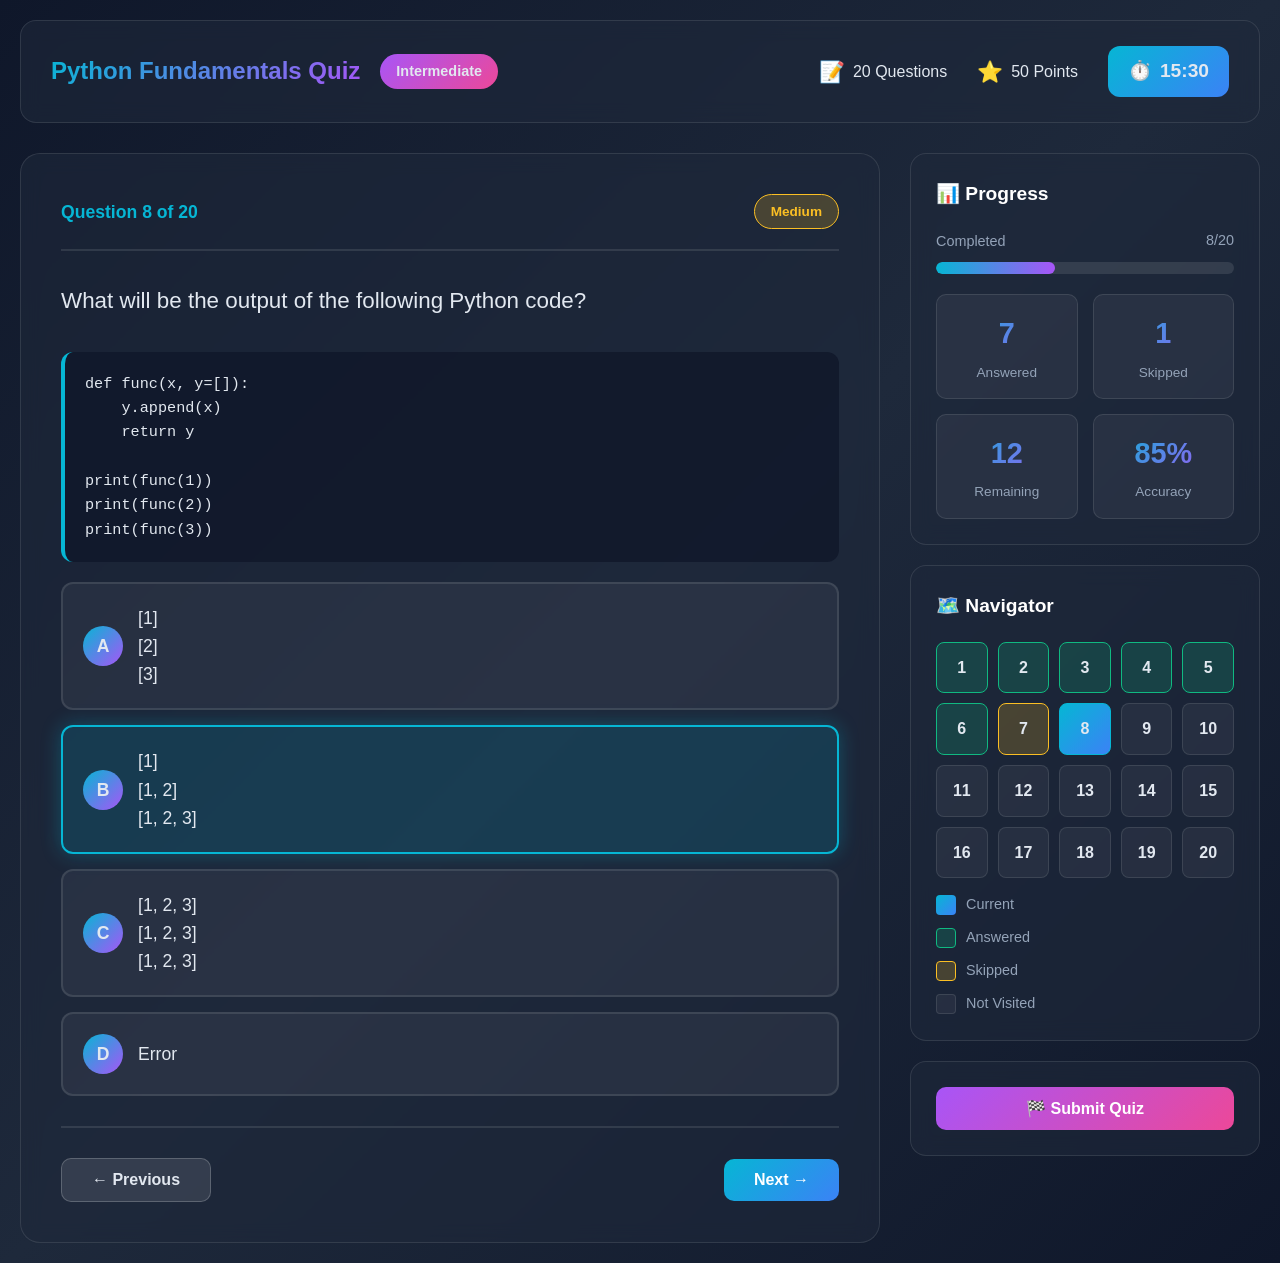
<file: test3.html>
<!DOCTYPE html>
<html lang="en">
  <head>
    <meta charset="UTF-8" />
    <meta name="viewport" content="width=device-width, initial-scale=1.0" />
    <title>Quiz - Code Quiz Master</title>
    <style>
      * {
        margin: 0;
        padding: 0;
        box-sizing: border-box;
      }

      body {
        font-family: "Segoe UI", Tahoma, Geneva, Verdana, sans-serif;
        background: linear-gradient(
          135deg,
          #0f172a 0%,
          #1e293b 50%,
          #0f172a 100%
        );
        color: #e2e8f0;
        line-height: 1.6;
        min-height: 100vh;
      }

      :root {
        --primary-dark: #0f172a;
        --secondary-dark: #1e293b;
        --accent-cyan: #06b6d4;
        --accent-purple: #a855f7;
        --accent-pink: #ec4899;
        --accent-blue: #3b82f6;
        --accent-green: #10b981;
        --accent-red: #ef4444;
        --text-light: #e2e8f0;
        --text-gray: #94a3b8;
        --card-bg: rgba(30, 41, 59, 0.6);
      }

      .container {
        max-width: 1400px;
        margin: 0 auto;
        padding: 20px;
      }

      /* Quiz Header */
      .quiz-header {
        background: var(--card-bg);
        padding: 25px 30px;
        border-radius: 16px;
        border: 1px solid rgba(255, 255, 255, 0.1);
        backdrop-filter: blur(10px);
        margin-bottom: 30px;
        display: flex;
        justify-content: space-between;
        align-items: center;
        flex-wrap: wrap;
        gap: 20px;
      }

      .quiz-info {
        display: flex;
        align-items: center;
        gap: 20px;
        flex-wrap: wrap;
      }

      .quiz-title {
        font-size: 1.5rem;
        font-weight: 700;
        background: linear-gradient(
          135deg,
          var(--accent-cyan),
          var(--accent-purple)
        );
        -webkit-background-clip: text;
        -webkit-text-fill-color: transparent;
        background-clip: text;
      }

      .quiz-badge {
        background: linear-gradient(
          135deg,
          var(--accent-purple),
          var(--accent-pink)
        );
        padding: 6px 16px;
        border-radius: 20px;
        font-size: 0.9rem;
        font-weight: 600;
      }

      .quiz-stats {
        display: flex;
        gap: 30px;
        align-items: center;
      }

      .stat-item {
        display: flex;
        align-items: center;
        gap: 8px;
        font-size: 1rem;
      }

      .stat-icon {
        font-size: 1.3rem;
      }

      .timer {
        background: linear-gradient(
          135deg,
          var(--accent-cyan),
          var(--accent-blue)
        );
        padding: 10px 20px;
        border-radius: 12px;
        font-size: 1.2rem;
        font-weight: 700;
        display: flex;
        align-items: center;
        gap: 8px;
      }

      .timer.warning {
        background: linear-gradient(
          135deg,
          var(--accent-red),
          var(--accent-pink)
        );
        animation: pulse-timer 1s infinite;
      }

      @keyframes pulse-timer {
        0%,
        100% {
          transform: scale(1);
        }
        50% {
          transform: scale(1.05);
        }
      }

      /* Main Content */
      .quiz-content {
        display: grid;
        grid-template-columns: 1fr 350px;
        gap: 30px;
      }

      /* Question Section */
      .question-section {
        background: var(--card-bg);
        padding: 40px;
        border-radius: 20px;
        border: 1px solid rgba(255, 255, 255, 0.1);
        backdrop-filter: blur(10px);
      }

      .question-header {
        display: flex;
        justify-content: space-between;
        align-items: center;
        margin-bottom: 30px;
        padding-bottom: 20px;
        border-bottom: 2px solid rgba(255, 255, 255, 0.1);
      }

      .question-number {
        font-size: 1.1rem;
        color: var(--accent-cyan);
        font-weight: 600;
      }

      .difficulty-badge {
        padding: 6px 16px;
        border-radius: 20px;
        font-size: 0.85rem;
        font-weight: 600;
      }

      .difficulty-easy {
        background: rgba(16, 185, 129, 0.2);
        color: var(--accent-green);
        border: 1px solid var(--accent-green);
      }

      .difficulty-medium {
        background: rgba(251, 191, 36, 0.2);
        color: #fbbf24;
        border: 1px solid #fbbf24;
      }

      .difficulty-hard {
        background: rgba(239, 68, 68, 0.2);
        color: var(--accent-red);
        border: 1px solid var(--accent-red);
      }

      .question-text {
        font-size: 1.4rem;
        line-height: 1.8;
        margin-bottom: 30px;
        color: var(--text-light);
      }

      .code-block {
        background: rgba(15, 23, 42, 0.8);
        padding: 20px;
        border-radius: 12px;
        margin: 20px 0;
        border-left: 4px solid var(--accent-cyan);
        font-family: "Courier New", monospace;
        overflow-x: auto;
      }

      .code-block pre {
        margin: 0;
        color: #e2e8f0;
        font-size: 0.95rem;
        line-height: 1.6;
      }

      /* Options */
      .options-container {
        display: flex;
        flex-direction: column;
        gap: 15px;
        margin-bottom: 30px;
      }

      .option {
        background: rgba(255, 255, 255, 0.05);
        padding: 20px;
        border-radius: 12px;
        border: 2px solid rgba(255, 255, 255, 0.1);
        cursor: pointer;
        transition: all 0.3s ease;
        display: flex;
        align-items: center;
        gap: 15px;
      }

      .option:hover {
        background: rgba(255, 255, 255, 0.08);
        border-color: var(--accent-cyan);
        transform: translateX(5px);
      }

      .option.selected {
        background: rgba(6, 182, 212, 0.15);
        border-color: var(--accent-cyan);
        box-shadow: 0 0 20px rgba(6, 182, 212, 0.3);
      }

      .option.correct {
        background: rgba(16, 185, 129, 0.15);
        border-color: var(--accent-green);
        box-shadow: 0 0 20px rgba(16, 185, 129, 0.3);
      }

      .option.incorrect {
        background: rgba(239, 68, 68, 0.15);
        border-color: var(--accent-red);
        box-shadow: 0 0 20px rgba(239, 68, 68, 0.3);
      }

      .option-label {
        width: 40px;
        height: 40px;
        background: linear-gradient(
          135deg,
          var(--accent-cyan),
          var(--accent-purple)
        );
        border-radius: 50%;
        display: flex;
        align-items: center;
        justify-content: center;
        font-weight: 700;
        font-size: 1.1rem;
        flex-shrink: 0;
      }

      .option.correct .option-label {
        background: linear-gradient(135deg, var(--accent-green), #059669);
      }

      .option.incorrect .option-label {
        background: linear-gradient(135deg, var(--accent-red), #dc2626);
      }

      .option-text {
        font-size: 1.1rem;
        color: var(--text-light);
        flex: 1;
      }

      /* Navigation Buttons */
      .quiz-navigation {
        display: flex;
        justify-content: space-between;
        align-items: center;
        margin-top: 30px;
        padding-top: 30px;
        border-top: 2px solid rgba(255, 255, 255, 0.1);
      }

      .nav-btn {
        padding: 12px 30px;
        border-radius: 10px;
        border: none;
        font-size: 1rem;
        font-weight: 600;
        cursor: pointer;
        transition: all 0.3s ease;
        display: flex;
        align-items: center;
        gap: 8px;
      }

      .btn-previous {
        background: rgba(255, 255, 255, 0.1);
        color: var(--text-light);
        border: 1px solid rgba(255, 255, 255, 0.2);
      }

      .btn-previous:hover {
        background: rgba(255, 255, 255, 0.15);
        transform: translateX(-3px);
      }

      .btn-next {
        background: linear-gradient(
          135deg,
          var(--accent-cyan),
          var(--accent-blue)
        );
        color: white;
      }

      .btn-next:hover {
        transform: translateX(3px);
        box-shadow: 0 5px 20px rgba(6, 182, 212, 0.4);
      }

      .btn-submit {
        background: linear-gradient(
          135deg,
          var(--accent-purple),
          var(--accent-pink)
        );
        color: white;
      }

      .btn-submit:hover {
        transform: scale(1.05);
        box-shadow: 0 5px 20px rgba(168, 85, 247, 0.4);
      }

      /* Sidebar */
      .quiz-sidebar {
        display: flex;
        flex-direction: column;
        gap: 20px;
      }

      .sidebar-card {
        background: var(--card-bg);
        padding: 25px;
        border-radius: 16px;
        border: 1px solid rgba(255, 255, 255, 0.1);
        backdrop-filter: blur(10px);
      }

      .sidebar-title {
        font-size: 1.2rem;
        font-weight: 700;
        margin-bottom: 20px;
        color: white;
        display: flex;
        align-items: center;
        gap: 10px;
      }

      /* Progress Bar */
      .progress-container {
        margin-bottom: 15px;
      }

      .progress-info {
        display: flex;
        justify-content: space-between;
        margin-bottom: 10px;
        font-size: 0.9rem;
        color: var(--text-gray);
      }

      .progress-bar {
        width: 100%;
        height: 12px;
        background: rgba(255, 255, 255, 0.1);
        border-radius: 10px;
        overflow: hidden;
      }

      .progress-fill {
        height: 100%;
        background: linear-gradient(
          90deg,
          var(--accent-cyan),
          var(--accent-purple)
        );
        border-radius: 10px;
        transition: width 0.5s ease;
        width: 40%;
      }

      /* Question Navigator */
      .question-grid {
        display: grid;
        grid-template-columns: repeat(5, 1fr);
        gap: 10px;
      }

      .question-num {
        aspect-ratio: 1;
        display: flex;
        align-items: center;
        justify-content: center;
        border-radius: 8px;
        font-weight: 600;
        cursor: pointer;
        transition: all 0.3s ease;
        background: rgba(255, 255, 255, 0.05);
        border: 1px solid rgba(255, 255, 255, 0.1);
      }

      .question-num:hover {
        background: rgba(255, 255, 255, 0.1);
        transform: scale(1.1);
      }

      .question-num.current {
        background: linear-gradient(
          135deg,
          var(--accent-cyan),
          var(--accent-blue)
        );
        border-color: var(--accent-cyan);
      }

      .question-num.answered {
        background: rgba(16, 185, 129, 0.2);
        border-color: var(--accent-green);
      }

      .question-num.skipped {
        background: rgba(251, 191, 36, 0.2);
        border-color: #fbbf24;
      }

      /* Stats Cards */
      .stats-grid {
        display: grid;
        grid-template-columns: repeat(2, 1fr);
        gap: 15px;
        margin-top: 20px;
      }

      .stat-box {
        background: rgba(255, 255, 255, 0.05);
        padding: 15px;
        border-radius: 10px;
        text-align: center;
        border: 1px solid rgba(255, 255, 255, 0.1);
      }

      .stat-value {
        font-size: 1.8rem;
        font-weight: 800;
        background: linear-gradient(
          135deg,
          var(--accent-cyan),
          var(--accent-purple)
        );
        -webkit-background-clip: text;
        -webkit-text-fill-color: transparent;
        background-clip: text;
      }

      .stat-label {
        font-size: 0.85rem;
        color: var(--text-gray);
        margin-top: 5px;
      }

      /* Legend */
      .legend {
        display: flex;
        flex-direction: column;
        gap: 10px;
        margin-top: 15px;
      }

      .legend-item {
        display: flex;
        align-items: center;
        gap: 10px;
        font-size: 0.9rem;
        color: var(--text-gray);
      }

      .legend-color {
        width: 20px;
        height: 20px;
        border-radius: 4px;
      }

      /* Responsive */
      @media (max-width: 1200px) {
        .quiz-content {
          grid-template-columns: 1fr;
        }

        .quiz-sidebar {
          order: -1;
        }
      }

      @media (max-width: 768px) {
        .quiz-header {
          flex-direction: column;
          align-items: flex-start;
        }

        .quiz-stats {
          flex-direction: column;
          gap: 15px;
          align-items: flex-start;
        }

        .question-section {
          padding: 25px;
        }

        .question-text {
          font-size: 1.2rem;
        }

        .question-grid {
          grid-template-columns: repeat(4, 1fr);
        }
      }
    </style>
  </head>
  <body>
    <div class="container">
      <!-- Quiz Header -->
      <div class="quiz-header">
        <div class="quiz-info">
          <div class="quiz-title">Python Fundamentals Quiz</div>
          <div class="quiz-badge">Intermediate</div>
        </div>
        <div class="quiz-stats">
          <div class="stat-item">
            <span class="stat-icon">📝</span>
            <span>20 Questions</span>
          </div>
          <div class="stat-item">
            <span class="stat-icon">⭐</span>
            <span>50 Points</span>
          </div>
          <div class="timer">
            <span>⏱️</span>
            <span id="timer">15:30</span>
          </div>
        </div>
      </div>

      <!-- Main Content -->
      <div class="quiz-content">
        <!-- Question Section -->
        <div class="question-section">
          <div class="question-header">
            <div class="question-number">Question 8 of 20</div>
            <div class="difficulty-badge difficulty-medium">Medium</div>
          </div>

          <div class="question-text">
            What will be the output of the following Python code?
          </div>

          <div class="code-block">
            <pre>
def func(x, y=[]):
    y.append(x)
    return y

print(func(1))
print(func(2))
print(func(3))</pre
            >
          </div>

          <div class="options-container">
            <div class="option">
              <div class="option-label">A</div>
              <div class="option-text">[1]<br />[2]<br />[3]</div>
            </div>
            <div class="option selected">
              <div class="option-label">B</div>
              <div class="option-text">[1]<br />[1, 2]<br />[1, 2, 3]</div>
            </div>
            <div class="option">
              <div class="option-label">C</div>
              <div class="option-text">
                [1, 2, 3]<br />[1, 2, 3]<br />[1, 2, 3]
              </div>
            </div>
            <div class="option">
              <div class="option-label">D</div>
              <div class="option-text">Error</div>
            </div>
          </div>

          <div class="quiz-navigation">
            <button class="nav-btn btn-previous">← Previous</button>
            <button class="nav-btn btn-next">Next →</button>
          </div>
        </div>

        <!-- Sidebar -->
        <div class="quiz-sidebar">
          <!-- Progress Card -->
          <div class="sidebar-card">
            <div class="sidebar-title">📊 Progress</div>
            <div class="progress-container">
              <div class="progress-info">
                <span>Completed</span>
                <span>8/20</span>
              </div>
              <div class="progress-bar">
                <div class="progress-fill" style="width: 40%"></div>
              </div>
            </div>
            <div class="stats-grid">
              <div class="stat-box">
                <div class="stat-value">7</div>
                <div class="stat-label">Answered</div>
              </div>
              <div class="stat-box">
                <div class="stat-value">1</div>
                <div class="stat-label">Skipped</div>
              </div>
              <div class="stat-box">
                <div class="stat-value">12</div>
                <div class="stat-label">Remaining</div>
              </div>
              <div class="stat-box">
                <div class="stat-value">85%</div>
                <div class="stat-label">Accuracy</div>
              </div>
            </div>
          </div>

          <!-- Question Navigator -->
          <div class="sidebar-card">
            <div class="sidebar-title">🗺️ Navigator</div>
            <div class="question-grid">
              <div class="question-num answered">1</div>
              <div class="question-num answered">2</div>
              <div class="question-num answered">3</div>
              <div class="question-num answered">4</div>
              <div class="question-num answered">5</div>
              <div class="question-num answered">6</div>
              <div class="question-num skipped">7</div>
              <div class="question-num current">8</div>
              <div class="question-num">9</div>
              <div class="question-num">10</div>
              <div class="question-num">11</div>
              <div class="question-num">12</div>
              <div class="question-num">13</div>
              <div class="question-num">14</div>
              <div class="question-num">15</div>
              <div class="question-num">16</div>
              <div class="question-num">17</div>
              <div class="question-num">18</div>
              <div class="question-num">19</div>
              <div class="question-num">20</div>
            </div>
            <div class="legend">
              <div class="legend-item">
                <div
                  class="legend-color"
                  style="
                    background: linear-gradient(
                      135deg,
                      var(--accent-cyan),
                      var(--accent-blue)
                    );
                  "
                ></div>
                <span>Current</span>
              </div>
              <div class="legend-item">
                <div
                  class="legend-color"
                  style="
                    background: rgba(16, 185, 129, 0.2);
                    border: 1px solid var(--accent-green);
                  "
                ></div>
                <span>Answered</span>
              </div>
              <div class="legend-item">
                <div
                  class="legend-color"
                  style="
                    background: rgba(251, 191, 36, 0.2);
                    border: 1px solid #fbbf24;
                  "
                ></div>
                <span>Skipped</span>
              </div>
              <div class="legend-item">
                <div
                  class="legend-color"
                  style="
                    background: rgba(255, 255, 255, 0.05);
                    border: 1px solid rgba(255, 255, 255, 0.1);
                  "
                ></div>
                <span>Not Visited</span>
              </div>
            </div>
          </div>

          <!-- Quick Actions -->
          <div class="sidebar-card">
            <button
              class="nav-btn btn-submit"
              style="width: 100%; justify-content: center"
            >
              🏁 Submit Quiz
            </button>
          </div>
        </div>
      </div>
    </div>

    <script>
      // Timer Functionality
      let timeLeft = 930; // 15:30 in seconds
      const timerElement = document.getElementById("timer");

      function updateTimer() {
        const minutes = Math.floor(timeLeft / 60);
        const seconds = timeLeft % 60;
        timerElement.textContent = `${minutes}:${seconds
          .toString()
          .padStart(2, "0")}`;

        // Add warning class when time is low
        if (timeLeft <= 300) {
          timerElement.parentElement.classList.add("warning");
        }

        if (timeLeft > 0) {
          timeLeft--;
        } else {
          // Auto submit when time ends
          alert("Time is up! Quiz will be submitted automatically.");
        }
      }

      setInterval(updateTimer, 1000);

      // Option Selection
      const options = document.querySelectorAll(".option");
      options.forEach((option) => {
        option.addEventListener("click", function () {
          options.forEach((opt) => opt.classList.remove("selected"));
          this.classList.add("selected");
        });
      });

      // Question Navigation
      const questionNums = document.querySelectorAll(".question-num");
      questionNums.forEach((num) => {
        num.addEventListener("click", function () {
          alert("Navigate to question " + this.textContent);
        });
      });

      // Navigation Buttons
      document
        .querySelector(".btn-previous")
        .addEventListener("click", function () {
          alert("Going to previous question");
        });

      document
        .querySelector(".btn-next")
        .addEventListener("click", function () {
          alert("Going to next question");
        });

      document
        .querySelector(".btn-submit")
        .addEventListener("click", function () {
          if (confirm("Are you sure you want to submit the quiz?")) {
            alert("Quiz submitted! Redirecting to results...");
          }
        });
    </script>
  </body>
</html>
</file>
